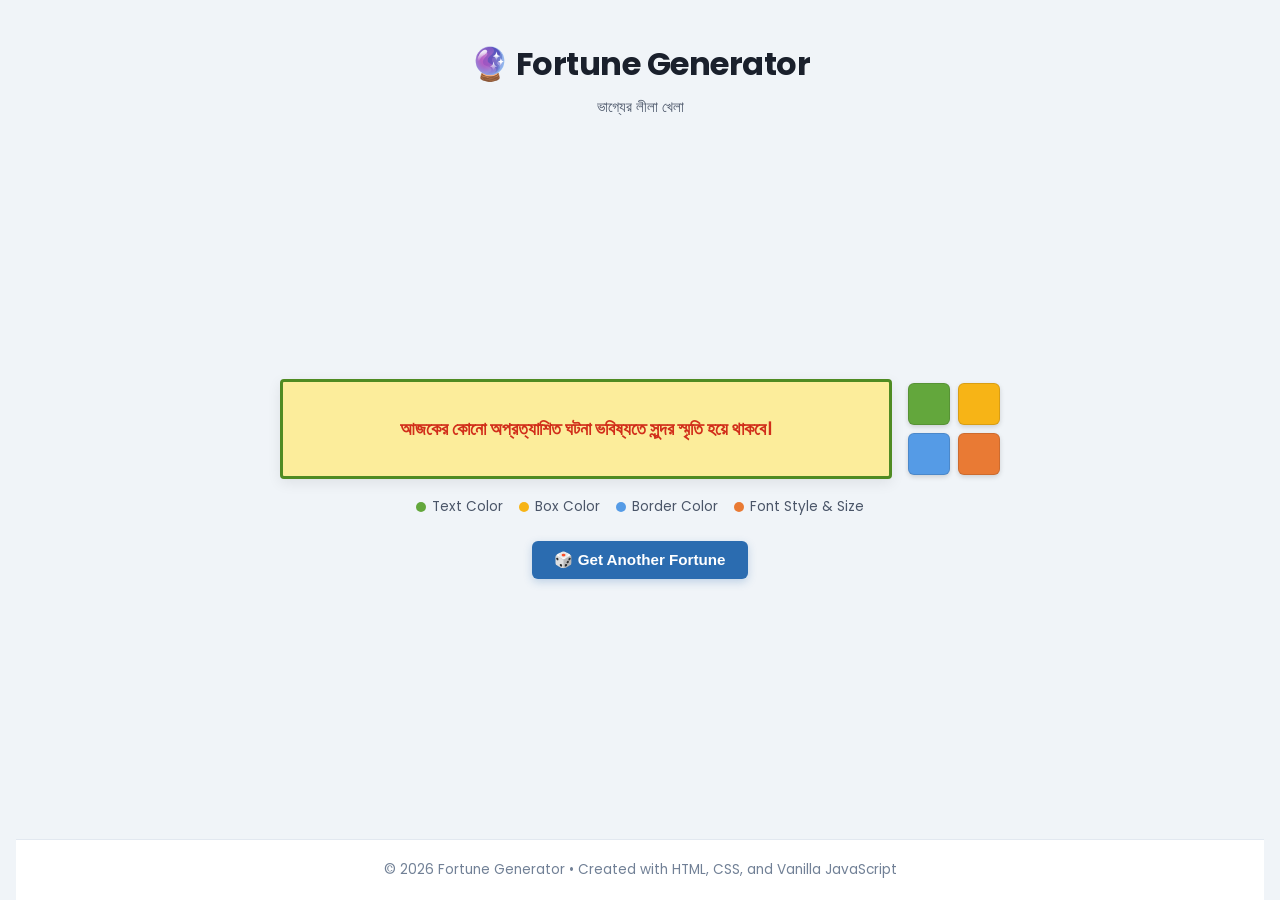
<file: Assignment 2/Fortune/index.html>
<!DOCTYPE html>
<html lang="en">
<head>
  <meta charset="UTF-8">
  <meta name="viewport" content="width=device-width, initial-scale=1.0">
  <title>Daily Fortune Generator</title>
  <link rel="stylesheet" href="style.css">
  <!-- Google Fonts for friendly, clean typography -->
  <link rel="preconnect" href="https://fonts.googleapis.com">
  <link rel="preconnect" href="https://fonts.gstatic.com" crossorigin>
  <link href="https://fonts.googleapis.com/css2?family=Poppins:wght@400;600;700&family=Playfair+Display:ital,wght@0,600;1,600&family=Space+Mono&display=swap" rel="stylesheet">
</head>
<body>

  <!-- Page Header -->
  <header class="header">
    <h1>🔮 Fortune Generator</h1>
    <p class="subtitle">ভাগ্যের লীলা খেলা</p>
  </header>

  <!-- Main Content Area -->
  <main class="main-content">
    <div class="interactive-section">
      <!-- Container holding the fortune box and the four styling buttons -->
      <div class="fortune-wrapper">
        <!-- 1. The Fortune Box -->
        <div id="fortune-box" class="fortune-box" role="region" aria-live="polite" aria-label="Your Fortune">
          <p id="fortune-text">True wisdom comes not from knowledge, but from understanding.</p>
        </div>

        <!-- 2. Four Buttons Beside the Box (2x2 grid matching the prompt reference) -->
        <div class="controls-grid" aria-label="Appearance Controls">
          <!-- Button 1: Changes Font Color -->
          <button 
            id="btn-font-color" 
            class="palette-btn btn-green" 
            title="Change Font Color (Text)" 
            aria-label="Change fortune text color">
            <span class="btn-tooltip">Font Color</span>
          </button>

          <!-- Button 2: Changes Background Color of Fortune Box -->
          <button 
            id="btn-bg-color" 
            class="palette-btn btn-yellow" 
            title="Change Box Background Color" 
            aria-label="Change fortune box background color">
            <span class="btn-tooltip">Box Background</span>
          </button>

          <!-- Button 3: Changes Border Color of Fortune Box -->
          <button 
            id="btn-border-color" 
            class="palette-btn btn-blue" 
            title="Change Box Border Color" 
            aria-label="Change fortune box border color">
            <span class="btn-tooltip">Border Color</span>
          </button>

          <!-- Button 4: Changes Font Size and Font Family Slightly -->
          <button 
            id="btn-font-style" 
            class="palette-btn btn-orange" 
            title="Change Font Style & Size" 
            aria-label="Change font size and font family">
            <span class="btn-tooltip">Font Style</span>
          </button>
        </div>
      </div>

      <!-- Controls Legend / Guide for clarity -->
      <div class="guide-legend">
        <span class="legend-item"><span class="dot dot-green"></span> Text Color</span>
        <span class="legend-item"><span class="dot dot-yellow"></span> Box Color</span>
        <span class="legend-item"><span class="dot dot-blue"></span> Border Color</span>
        <span class="legend-item"><span class="dot dot-orange"></span> Font Style & Size</span>
      </div>

      <!-- Extra Action: Get Another Random Fortune without full reload -->
      <div class="action-container">
        <button id="btn-new-fortune" class="btn-new-fortune">
          🎲 Get Another Fortune
        </button>
      </div>
    </div>
  </main>

  <!-- Page Footer (The fortune box is positioned just above this footer as required) -->
  <footer class="footer">
    <p>© 2026 Fortune Generator • Created with HTML, CSS, and Vanilla JavaScript</p>
  </footer>

  <!-- Link to JavaScript file -->
  <script src="script.js"></script>
</body>
</html>
</file>
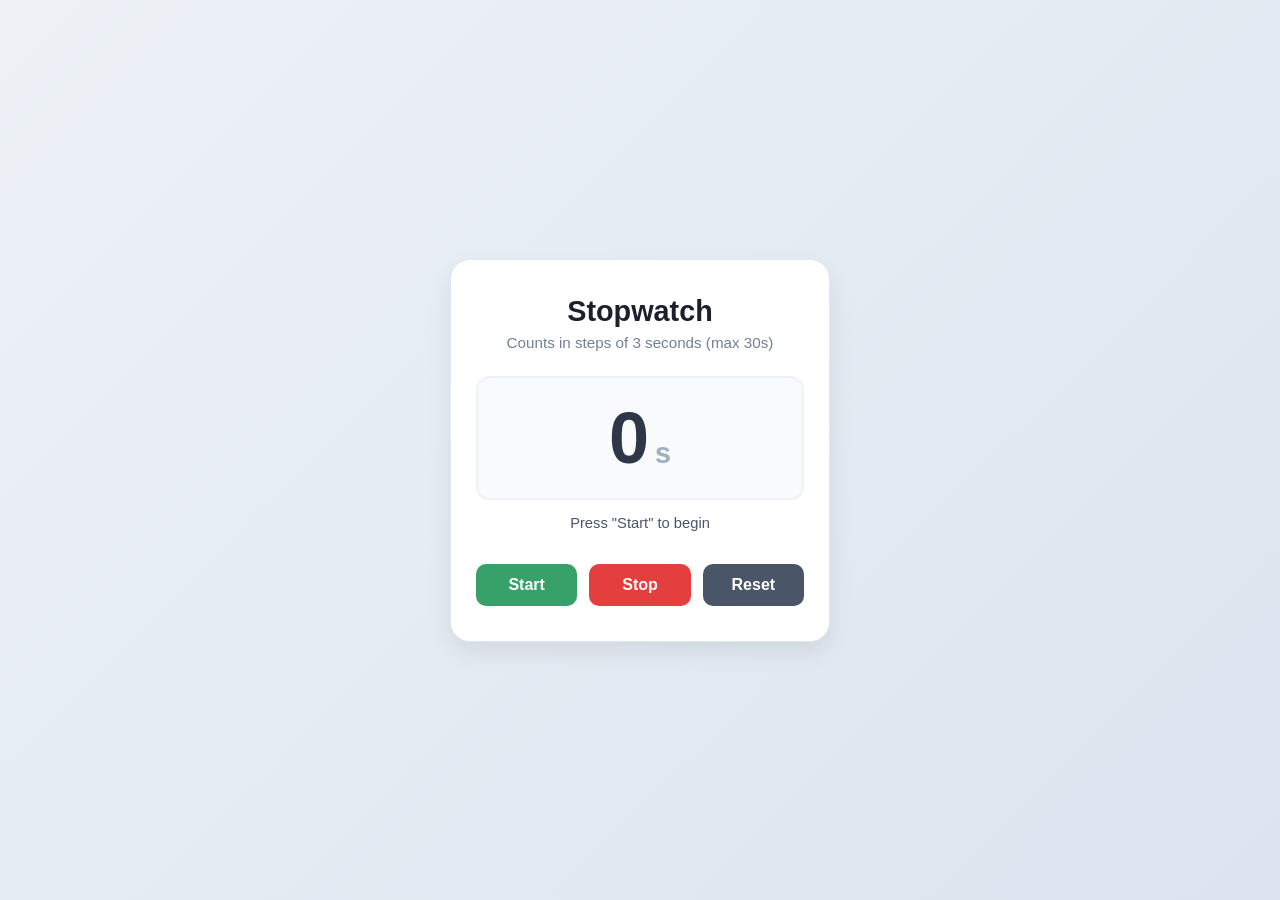
<file: Assignment 2/Stop Watch/index.html>
<!DOCTYPE html>
<html lang="en">
<head>
  <meta charset="UTF-8">
  <meta name="viewport" content="width=device-width, initial-scale=1.0">
  <title>Stopwatch - Multiples of 3 Seconds</title>
  <link rel="stylesheet" href="style.css">
</head>
<body>

  <main class="stopwatch-card">
    <header class="card-header">
      <h1 class="title">Stopwatch</h1>
      <p class="subtitle">Counts in steps of 3 seconds (max 30s)</p>
    </header>

    <!-- Timer Display -->
    <section class="display-container" aria-label="Stopwatch Timer Display">
      <span id="display" class="time-value">0</span>
      <span class="time-unit">s</span>
    </section>

    <!-- Status Message -->
    <p id="status" class="status-message">Press "Start" to begin</p>

    <!-- User Controls -->
    <section class="controls-container" aria-label="Stopwatch Controls">
      <button id="startBtn" class="btn btn-start" type="button">Start</button>
      <button id="stopBtn" class="btn btn-stop" type="button">Stop</button>
      <button id="resetBtn" class="btn btn-reset" type="button">Reset</button>
    </section>
  </main>

  <script src="script.js"></script>
</body>
</html>
</file>
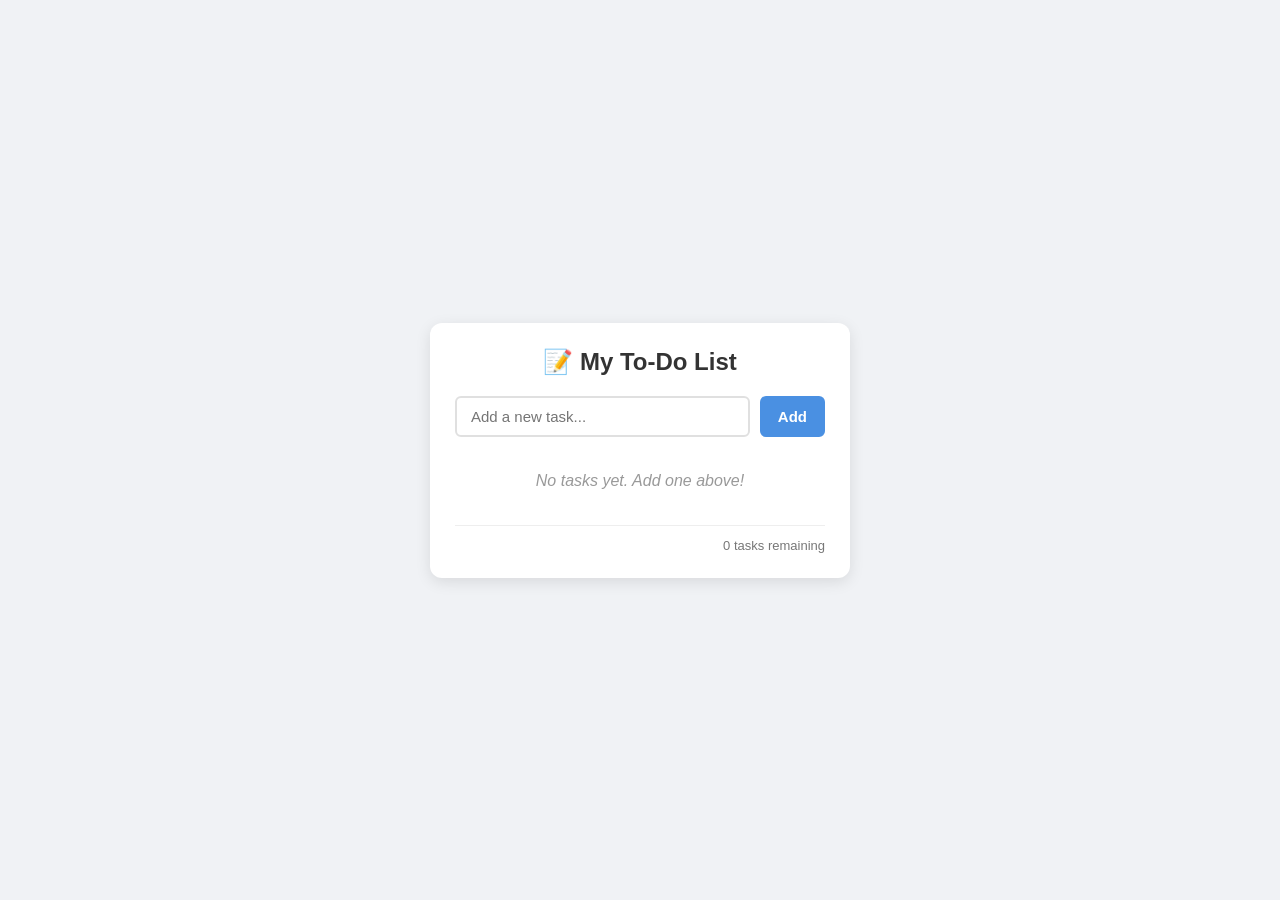
<file: Assignment 2/To-Do-List/index.html>
<!DOCTYPE html>
<html lang="en">
<head>
  <meta charset="UTF-8">
  <meta name="viewport" content="width=device-width, initial-scale=1.0">
  <title>Simple To-Do List</title>
  <link rel="stylesheet" href="style.css">
</head>
<body>
  <div class="todo-container">
    <h2>📝 My To-Do List</h2>

    <!-- Input Form Section -->
    <div class="input-section">
      <input type="text" id="task-input" placeholder="Add a new task..." />
      <button id="add-btn">Add</button>
    </div>

    <!-- List of Tasks -->
    <ul id="task-list"></ul>

    <!-- Task Summary / Empty Message -->
    <div class="footer-info">
      <span id="task-counter">0 tasks remaining</span>
    </div>
  </div>

  <script src="script.js"></script>
</body>
</html>
</file>
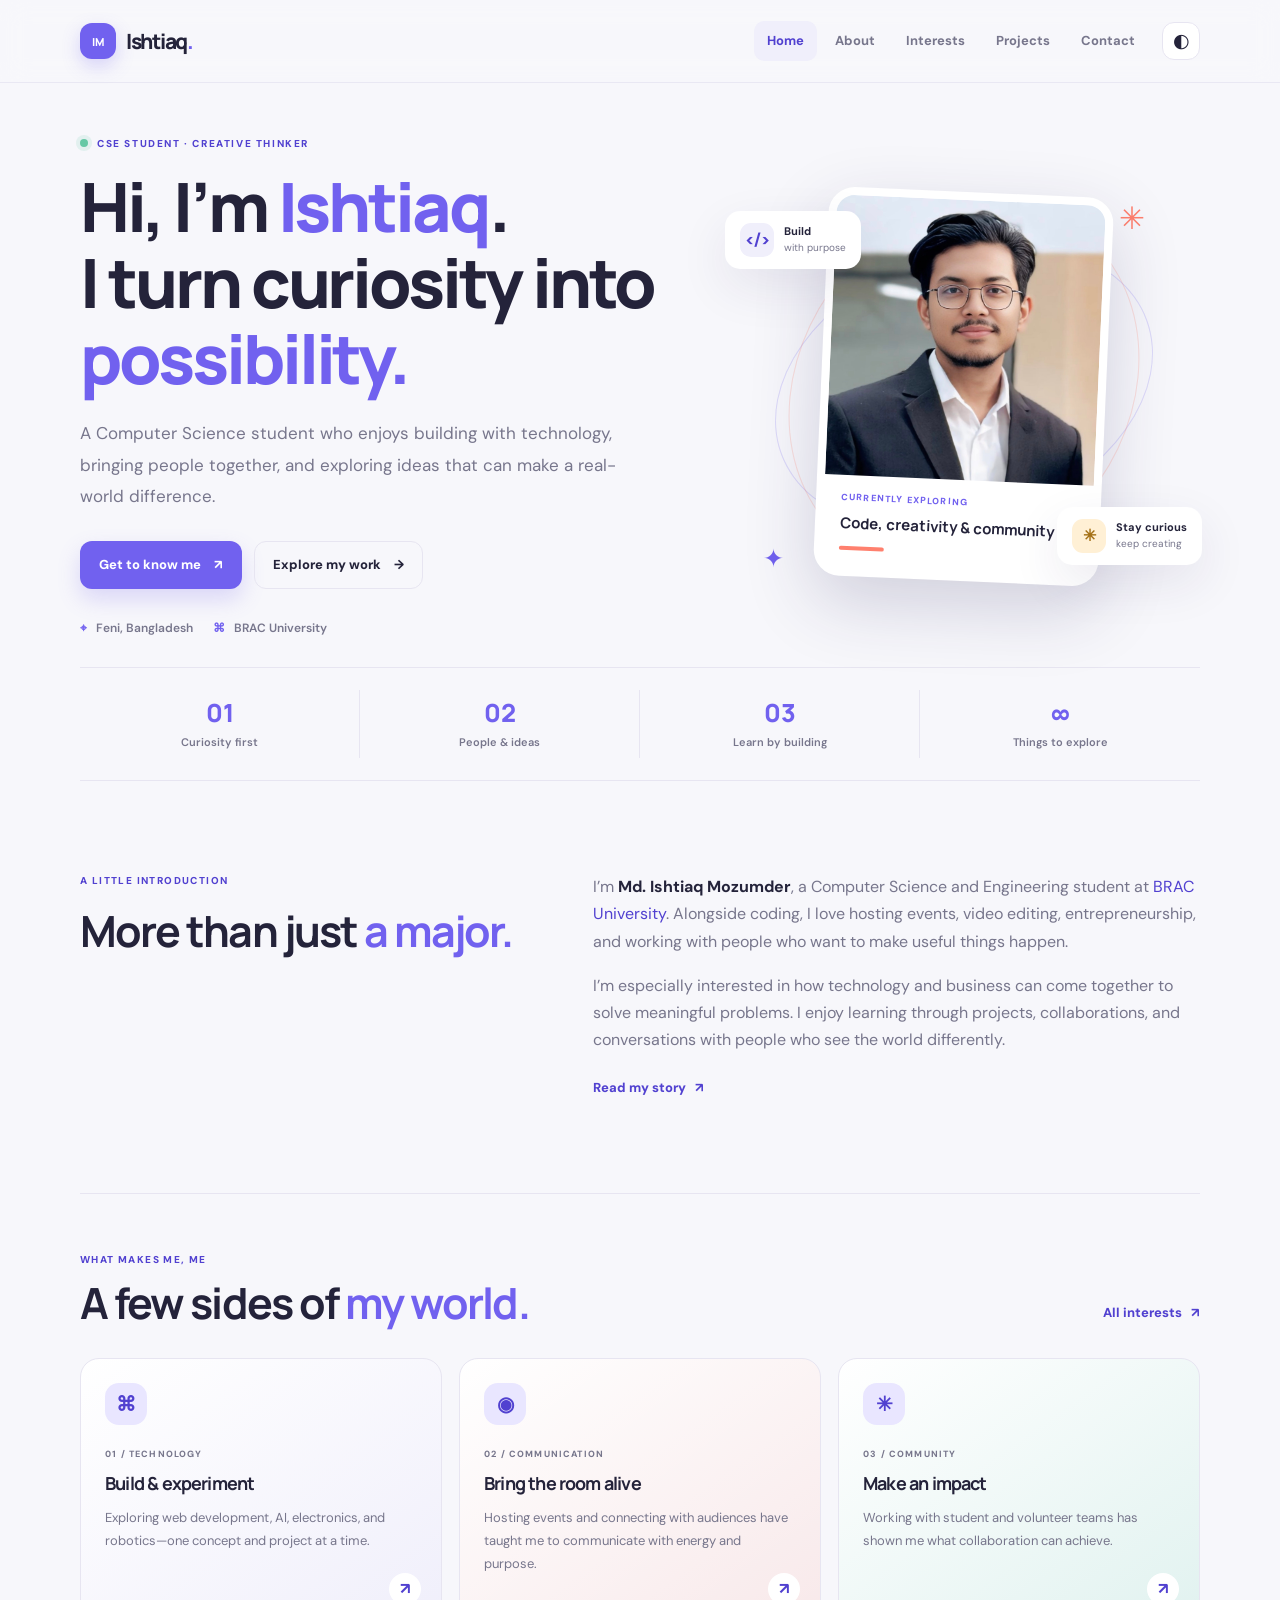
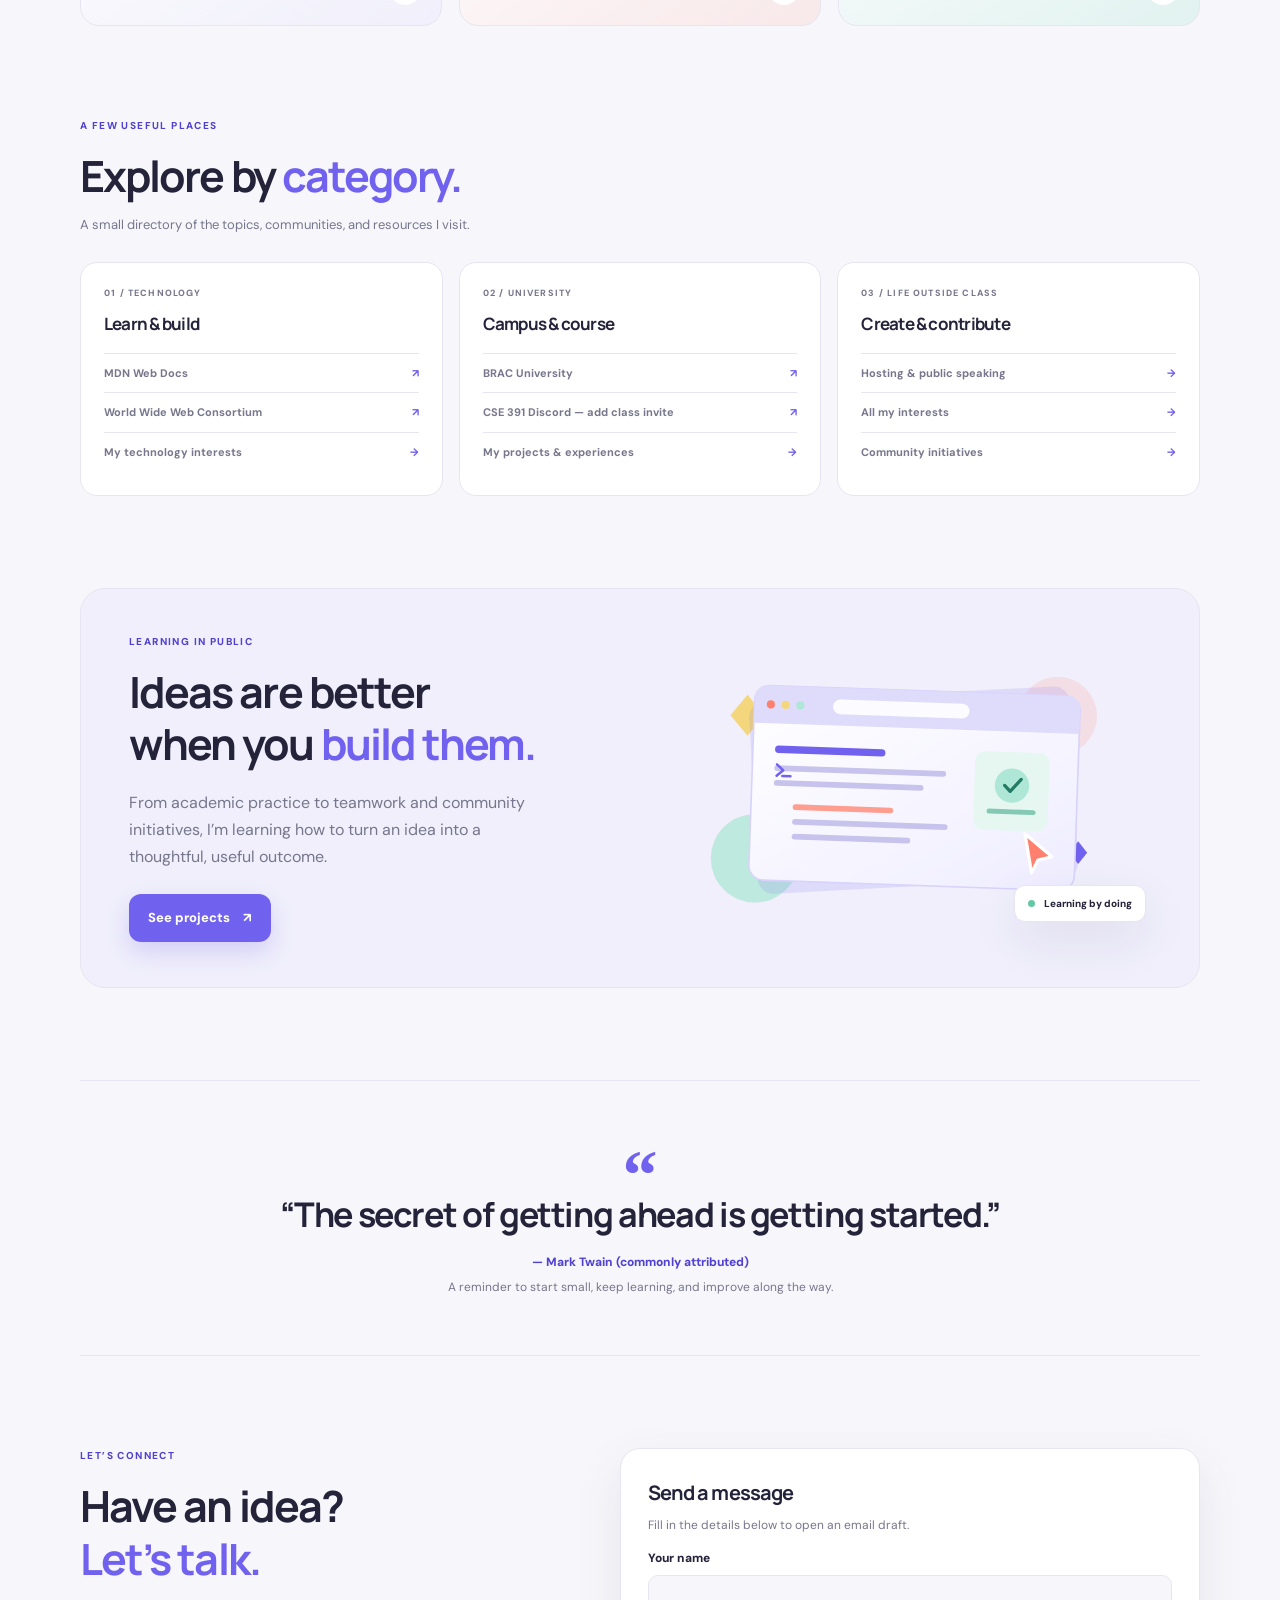
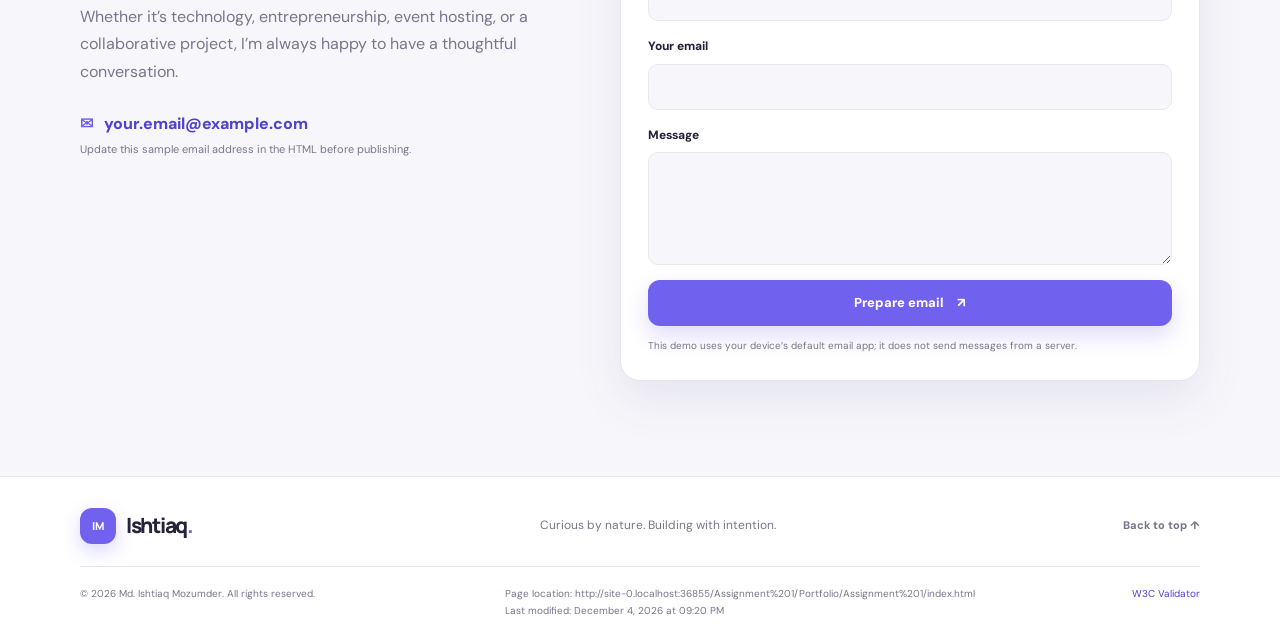
<file: Assignment 1/Portfolio/Assignment 1/index.html>
<!DOCTYPE html PUBLIC "-//W3C//DTD XHTML 1.0 Strict//EN" "http://www.w3.org/TR/xhtml1/DTD/xhtml1-strict.dtd">
<html xmlns="http://www.w3.org/1999/xhtml" xml:lang="en" lang="en">
<head>
  <meta http-equiv="Content-Type" content="text/html; charset=UTF-8" />
  <meta name="viewport" content="width=device-width, initial-scale=1.0" />
  <meta name="description" content="The personal homepage of Md. Ishtiaq Mozumder, a CSE student at BRAC University interested in technology, hosting, and entrepreneurship." />
  <title>Ishtiaq Mozumder | Personal Homepage</title>
  <link rel="stylesheet" type="text/css" href="css/style.css" />
  <style type="text/css">
    /* Small page-specific touch; the main design lives in css/style.css. */
    .hero-eyebrow { letter-spacing: 0.16em; }
  </style>
  <script type="text/javascript" src="js/script.js"></script>
</head>
<body>
  <div id="top" class="site-shell">
    <div id="site-header" class="site-header">
      <div class="container header-inner">
        <a class="brand" href="index.html" title="Return to the homepage"><span class="brand-mark">IM</span><span>Ishtiaq<span class="brand-dot">.</span></span></a>
        <div class="header-actions">
          <div id="main-nav" class="main-nav">
            <a class="nav-link active" href="index.html">Home</a>
            <a class="nav-link" href="about.html">About</a>
            <a class="nav-link" href="interests.html">Interests</a>
            <a class="nav-link" href="projects.html">Projects</a>
            <a class="nav-link" href="#contact">Contact</a>
          </div>
          <button type="button" id="theme-toggle" class="theme-toggle" title="Toggle light and dark mode">◐</button>
        </div>
      </div>
    </div>

    <div id="main-content" class="container">
      <div class="hero section-space">
        <div class="hero-copy">
          <p class="eyebrow hero-eyebrow"><span class="status-dot"></span> CSE STUDENT · CREATIVE THINKER</p>
          <h1>Hi, I’m <span class="text-gradient">Ishtiaq</span>.<br />I turn curiosity into <em>possibility.</em></h1>
          <p class="hero-summary">A Computer Science student who enjoys building with technology, bringing people together, and exploring ideas that can make a real-world difference.</p>
          <div class="hero-actions">
            <a class="button button-primary" href="#about-preview">Get to know me <span>↗</span></a>
            <a class="button button-quiet" href="projects.html">Explore my work <span>→</span></a>
          </div>
          <div class="hero-meta">
            <span><span class="meta-icon">⌖</span> Feni, Bangladesh</span>
            <span><span class="meta-icon">⌘</span> BRAC University</span>
          </div>
        </div>
        <div class="hero-visual">
          <div class="visual-orbit orbit-one"></div>
          <div class="visual-orbit orbit-two"></div>
          <div class="visual-card profile-card">
            <img class="profile-image" src="images/IMG_20250805_022304.jpg" alt="My profile photo" />
            <div class="profile-caption"><span class="profile-caption-label">CURRENTLY EXPLORING</span><strong>Code, creativity &amp; community</strong><span class="caption-line"></span></div>
          </div>
          <div class="floating-tag tag-code"><span class="tag-symbol">&lt;/&gt;</span><span><strong>Build</strong><small>with purpose</small></span></div>
          <div class="floating-tag tag-idea"><span class="tag-symbol">✳</span><span><strong>Stay curious</strong><small>keep creating</small></span></div>
          <span class="decorative-star star-one">✳</span><span class="decorative-star star-two">✦</span>
        </div>
      </div>

      <div class="quick-stats">
        <div class="stat-item"><strong>01</strong><span>Curiosity first</span></div>
        <div class="stat-item"><strong>02</strong><span>People &amp; ideas</span></div>
        <div class="stat-item"><strong>03</strong><span>Learn by building</span></div>
        <div class="stat-item"><strong>∞</strong><span>Things to explore</span></div>
      </div>

      <div id="about-preview" class="section-space content-grid">
        <div class="section-heading"><p class="eyebrow">A LITTLE INTRODUCTION</p><h2>More than just <span class="text-gradient">a major.</span></h2></div>
        <div class="intro-copy">
          <p>I’m <strong>Md. Ishtiaq Mozumder</strong>, a Computer Science and Engineering student at <a href="https://www.bracu.ac.bd/">BRAC University</a>. Alongside coding, I love hosting events, video editing, entrepreneurship, and working with people who want to make useful things happen.</p>
          <p>I’m especially interested in how technology and business can come together to solve meaningful problems. I enjoy learning through projects, collaborations, and conversations with people who see the world differently.</p>
          <a class="text-link" href="about.html">Read my story <span>↗</span></a>
        </div>
      </div>

      <div class="section-space section-divider">
        <div class="section-heading section-heading-row"><div><p class="eyebrow">WHAT MAKES ME, ME</p><h2>A few sides of <span class="text-gradient">my world.</span></h2></div><a class="text-link" href="interests.html">All interests <span>↗</span></a></div>
        <div class="feature-grid">
          <div class="feature-card feature-purple"><div class="feature-icon">⌘</div><p class="card-kicker">01 / TECHNOLOGY</p><h3>Build &amp; experiment</h3><p>Exploring web development, AI, electronics, and robotics—one concept and project at a time.</p><a href="interests.html#technology" class="card-arrow">↗</a></div>
          <div class="feature-card feature-coral"><div class="feature-icon">◉</div><p class="card-kicker">02 / COMMUNICATION</p><h3>Bring the room alive</h3><p>Hosting events and connecting with audiences have taught me to communicate with energy and purpose.</p><a href="interests.html#hosting" class="card-arrow">↗</a></div>
          <div class="feature-card feature-mint"><div class="feature-icon">✳</div><p class="card-kicker">03 / COMMUNITY</p><h3>Make an impact</h3><p>Working with student and volunteer teams has shown me what collaboration can achieve.</p><a href="projects.html#community" class="card-arrow">↗</a></div>
        </div>
      </div>

      <div id="link-directory" class="section-space link-directory">
        <div class="section-heading"><p class="eyebrow">A FEW USEFUL PLACES</p><h2>Explore by <span class="text-gradient">category.</span></h2><p class="section-subtitle">A small directory of the topics, communities, and resources I visit.</p></div>
        <div class="resource-grid">
          <div class="resource-card"><p class="card-kicker">01 / TECHNOLOGY</p><h3>Learn &amp; build</h3><ul class="resource-list"><li><a href="https://developer.mozilla.org/">MDN Web Docs <span>↗</span></a></li><li><a href="https://www.w3.org/">World Wide Web Consortium <span>↗</span></a></li><li><a href="interests.html#technology">My technology interests <span>→</span></a></li></ul></div>
          <div class="resource-card"><p class="card-kicker">02 / UNIVERSITY</p><h3>Campus &amp; course</h3><ul class="resource-list"><li><a href="https://www.bracu.ac.bd/">BRAC University <span>↗</span></a></li><li><a href="https://discord.com/" title="Replace this general link with the official CSE 391 class invite">CSE 391 Discord — add class invite <span>↗</span></a></li><li><a href="projects.html">My projects &amp; experiences <span>→</span></a></li></ul></div>
          <div class="resource-card"><p class="card-kicker">03 / LIFE OUTSIDE CLASS</p><h3>Create &amp; contribute</h3><ul class="resource-list"><li><a href="interests.html#hosting">Hosting &amp; public speaking <span>→</span></a></li><li><a href="interests.html">All my interests <span>→</span></a></li><li><a href="projects.html#community">Community initiatives <span>→</span></a></li></ul></div>
        </div>
      </div>

      <div class="section-space work-preview">
        <div class="work-copy"><p class="eyebrow">LEARNING IN PUBLIC</p><h2>Ideas are better<br />when you <span class="text-gradient">build them.</span></h2><p>From academic practice to teamwork and community initiatives, I’m learning how to turn an idea into a thoughtful, useful outcome.</p><a class="button button-primary" href="projects.html">See projects <span>↗</span></a></div>
        <div class="work-art"><img src="images/web-illustration.svg" alt="Local illustration of a browser window with code and creative shapes" /><div class="art-note"><span class="art-note-dot"></span> Learning by doing</div></div>
      </div>

      <div class="section-space quote-section">
        <span class="quote-mark">“</span>
        <blockquote>“The secret of getting ahead is getting started.”</blockquote>
        <p class="quote-credit">— Mark Twain (commonly attributed)</p>
        <p class="quote-note">A reminder to start small, keep learning, and improve along the way.</p>
      </div>

      <div id="contact" class="section-space contact-section">
        <div class="contact-copy"><p class="eyebrow">LET’S CONNECT</p><h2>Have an idea?<br /><span class="text-gradient">Let’s talk.</span></h2><p>Whether it’s technology, entrepreneurship, event hosting, or a collaborative project, I’m always happy to have a thoughtful conversation.</p><p class="contact-email"><span>✉</span> <a href="mailto:your.email@example.com">your.email@example.com</a></p><p class="small-note">Update this sample email address in the HTML before publishing.</p></div>
        <form id="contact-form" class="contact-form" action="mailto:your.email@example.com" method="post" enctype="text/plain">
          <div class="form-heading"><h3>Send a message</h3><p>Fill in the details below to open an email draft.</p></div>
          <div class="form-field"><label for="visitor-name">Your name</label><input id="visitor-name" name="name" type="text" /></div>
          <div class="form-field"><label for="visitor-email">Your email</label><input id="visitor-email" name="email" type="text" /></div>
          <div class="form-field"><label for="visitor-message">Message</label><textarea id="visitor-message" name="message" rows="4" cols="40"></textarea></div>
          <button type="submit" class="button button-primary form-submit">Prepare email <span>↗</span></button>
          <p id="form-feedback" class="form-feedback">This demo uses your device’s default email app; it does not send messages from a server.</p>
        </form>
      </div>
    </div>

    <div id="site-footer" class="site-footer">
      <div class="container footer-top"><a class="brand footer-brand" href="#top"><span class="brand-mark">IM</span><span>Ishtiaq<span class="brand-dot">.</span></span></a><p>Curious by nature. Building with intention.</p><a class="back-top" href="#top">Back to top ↑</a></div>
      <div class="container footer-bottom"><p>&copy; <span id="copyright-year">2026</span> Md. Ishtiaq Mozumder. All rights reserved.</p><p class="page-tech-info">Page location: <span id="page-location">JavaScript loading…</span><br />Last modified: <span id="last-modified">JavaScript loading…</span></p><p class="validator-link"><a href="https://validator.w3.org/">W3C Validator</a></p></div>
    </div>
  </div>
</body>
</html>
</file>
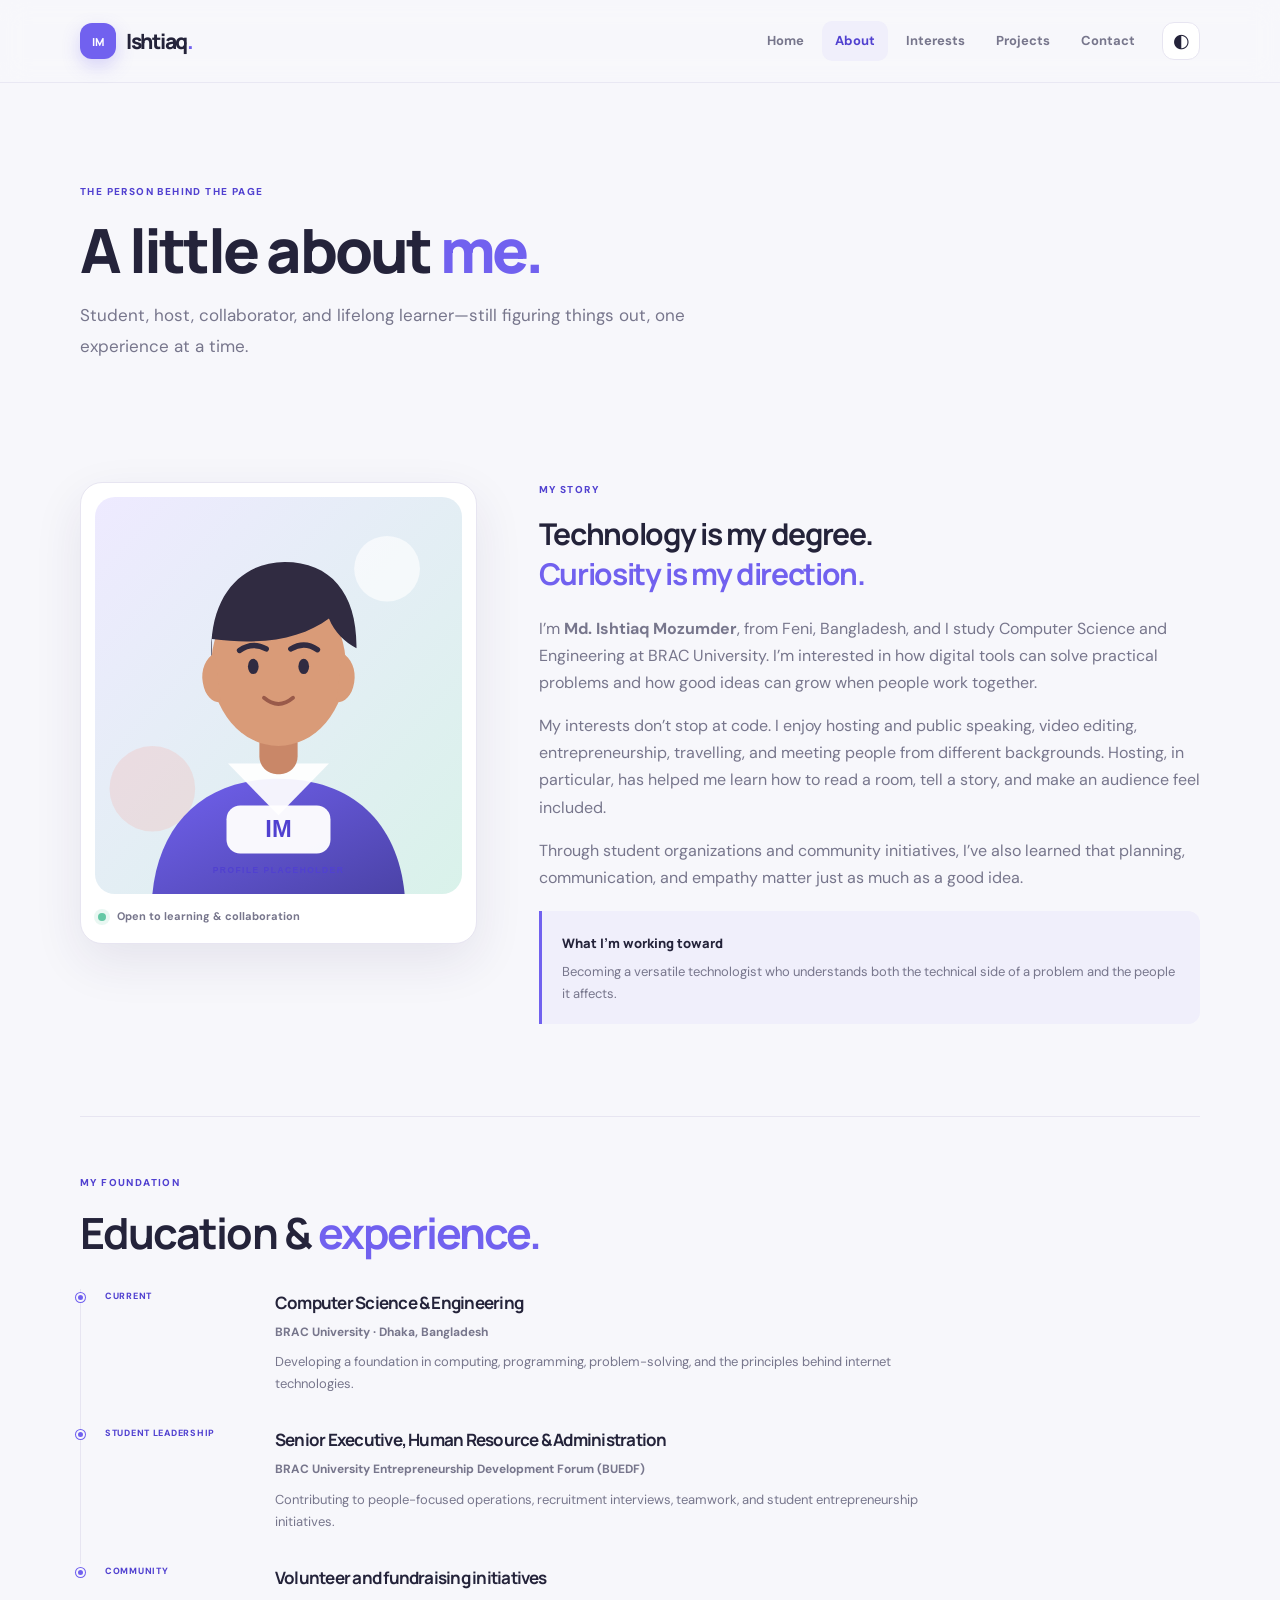
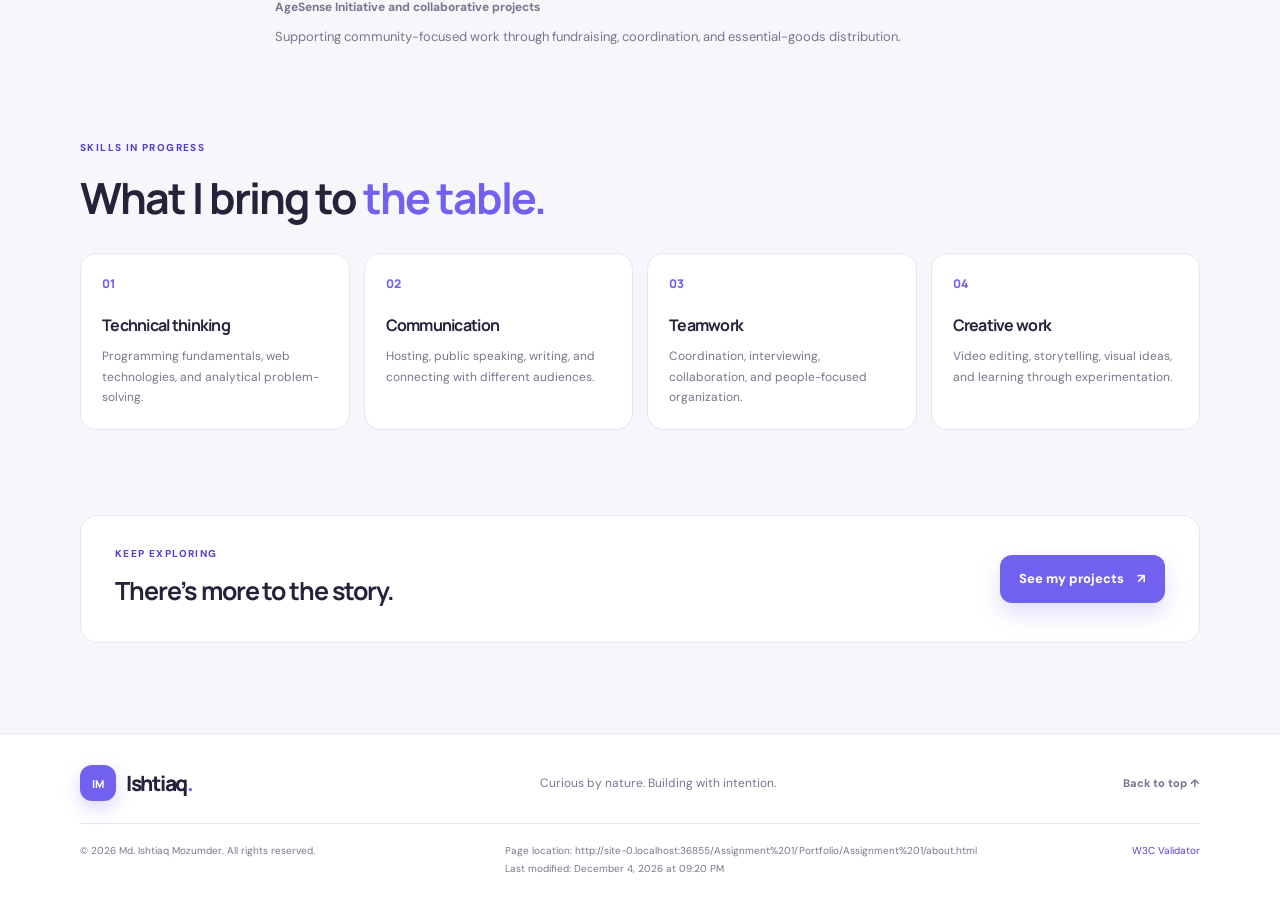
<file: Assignment 1/Portfolio/Assignment 1/about.html>
<!DOCTYPE html PUBLIC "-//W3C//DTD XHTML 1.0 Strict//EN" "http://www.w3.org/TR/xhtml1/DTD/xhtml1-strict.dtd">
<html xmlns="http://www.w3.org/1999/xhtml" xml:lang="en" lang="en">
<head>
  <meta http-equiv="Content-Type" content="text/html; charset=UTF-8" />
  <meta name="viewport" content="width=device-width, initial-scale=1.0" />
  <meta name="description" content="Learn more about Md. Ishtiaq Mozumder, his studies, skills, and experiences." />
  <title>About Me | Ishtiaq Mozumder</title>
  <link rel="stylesheet" type="text/css" href="css/style.css" />
  <script type="text/javascript" src="js/script.js"></script>
</head>
<body>
  <div id="top" class="site-shell">
    <div id="site-header" class="site-header"><div class="container header-inner"><a class="brand" href="index.html"><span class="brand-mark">IM</span><span>Ishtiaq<span class="brand-dot">.</span></span></a><div class="header-actions"><div id="main-nav" class="main-nav"><a class="nav-link" href="index.html">Home</a><a class="nav-link active" href="about.html">About</a><a class="nav-link" href="interests.html">Interests</a><a class="nav-link" href="projects.html">Projects</a><a class="nav-link" href="index.html#contact">Contact</a></div><button type="button" id="theme-toggle" class="theme-toggle" title="Toggle light and dark mode">◐</button></div></div></div>
    <div id="main-content" class="container inner-page">
      <div class="page-hero"><p class="eyebrow">THE PERSON BEHIND THE PAGE</p><h1>A little about <span class="text-gradient">me.</span></h1><p class="page-lead">Student, host, collaborator, and lifelong learner—still figuring things out, one experience at a time.</p></div>
      <div class="about-layout section-space"><div class="about-portrait"><img src="images/profile-placeholder.svg" alt="Illustrated profile placeholder; replace with your own photograph before submission" /><div class="portrait-label"><span class="status-dot"></span> Open to learning &amp; collaboration</div></div><div class="about-story"><p class="eyebrow">MY STORY</p><h2>Technology is my degree.<br /><em>Curiosity is my direction.</em></h2><p>I’m <strong>Md. Ishtiaq Mozumder</strong>, from Feni, Bangladesh, and I study Computer Science and Engineering at BRAC University. I’m interested in how digital tools can solve practical problems and how good ideas can grow when people work together.</p><p>My interests don’t stop at code. I enjoy hosting and public speaking, video editing, entrepreneurship, travelling, and meeting people from different backgrounds. Hosting, in particular, has helped me learn how to read a room, tell a story, and make an audience feel included.</p><p>Through student organizations and community initiatives, I’ve also learned that planning, communication, and empathy matter just as much as a good idea.</p><div class="inline-callout" style="margin-top: 1.25rem;"><strong>What I’m working toward</strong><p>Becoming a versatile technologist who understands both the technical side of a problem and the people it affects.</p></div></div></div>
      <div class="section-space section-divider"><div class="section-heading"><p class="eyebrow">MY FOUNDATION</p><h2>Education &amp; <span class="text-gradient">experience.</span></h2></div><div class="timeline"><div class="timeline-item"><span class="timeline-dot"></span><div class="timeline-date">CURRENT</div><div class="timeline-content"><h3>Computer Science &amp; Engineering</h3><p class="timeline-org">BRAC University · Dhaka, Bangladesh</p><p>Developing a foundation in computing, programming, problem-solving, and the principles behind internet technologies.</p></div></div><div class="timeline-item"><span class="timeline-dot"></span><div class="timeline-date">STUDENT LEADERSHIP</div><div class="timeline-content"><h3>Senior Executive, Human Resource &amp; Administration</h3><p class="timeline-org">BRAC University Entrepreneurship Development Forum (BUEDF)</p><p>Contributing to people-focused operations, recruitment interviews, teamwork, and student entrepreneurship initiatives.</p></div></div><div class="timeline-item"><span class="timeline-dot"></span><div class="timeline-date">COMMUNITY</div><div class="timeline-content"><h3>Volunteer and fundraising initiatives</h3><p class="timeline-org">AgeSense Initiative and collaborative projects</p><p>Supporting community-focused work through fundraising, coordination, and essential-goods distribution.</p></div></div></div></div>
      <div class="section-space skills-section"><div class="section-heading"><p class="eyebrow">SKILLS IN PROGRESS</p><h2>What I bring to <span class="text-gradient">the table.</span></h2></div><div class="skills-grid"><div class="skill-card"><span class="skill-number">01</span><h3>Technical thinking</h3><p>Programming fundamentals, web technologies, and analytical problem-solving.</p></div><div class="skill-card"><span class="skill-number">02</span><h3>Communication</h3><p>Hosting, public speaking, writing, and connecting with different audiences.</p></div><div class="skill-card"><span class="skill-number">03</span><h3>Teamwork</h3><p>Coordination, interviewing, collaboration, and people-focused organization.</p></div><div class="skill-card"><span class="skill-number">04</span><h3>Creative work</h3><p>Video editing, storytelling, visual ideas, and learning through experimentation.</p></div></div></div>
      <div class="end-cta"><div><p class="eyebrow">KEEP EXPLORING</p><h2>There’s more to the story.</h2></div><a class="button button-primary" href="projects.html">See my projects <span>↗</span></a></div>
    </div>
    <div id="site-footer" class="site-footer"><div class="container footer-top"><a class="brand footer-brand" href="index.html"><span class="brand-mark">IM</span><span>Ishtiaq<span class="brand-dot">.</span></span></a><p>Curious by nature. Building with intention.</p><a class="back-top" href="#top">Back to top ↑</a></div><div class="container footer-bottom"><p>&copy; <span id="copyright-year">2026</span> Md. Ishtiaq Mozumder. All rights reserved.</p><p class="page-tech-info">Page location: <span id="page-location">JavaScript loading…</span><br />Last modified: <span id="last-modified">JavaScript loading…</span></p><p class="validator-link"><a href="https://validator.w3.org/">W3C Validator</a></p></div></div>
  </div>
</body>
</html>
</file>
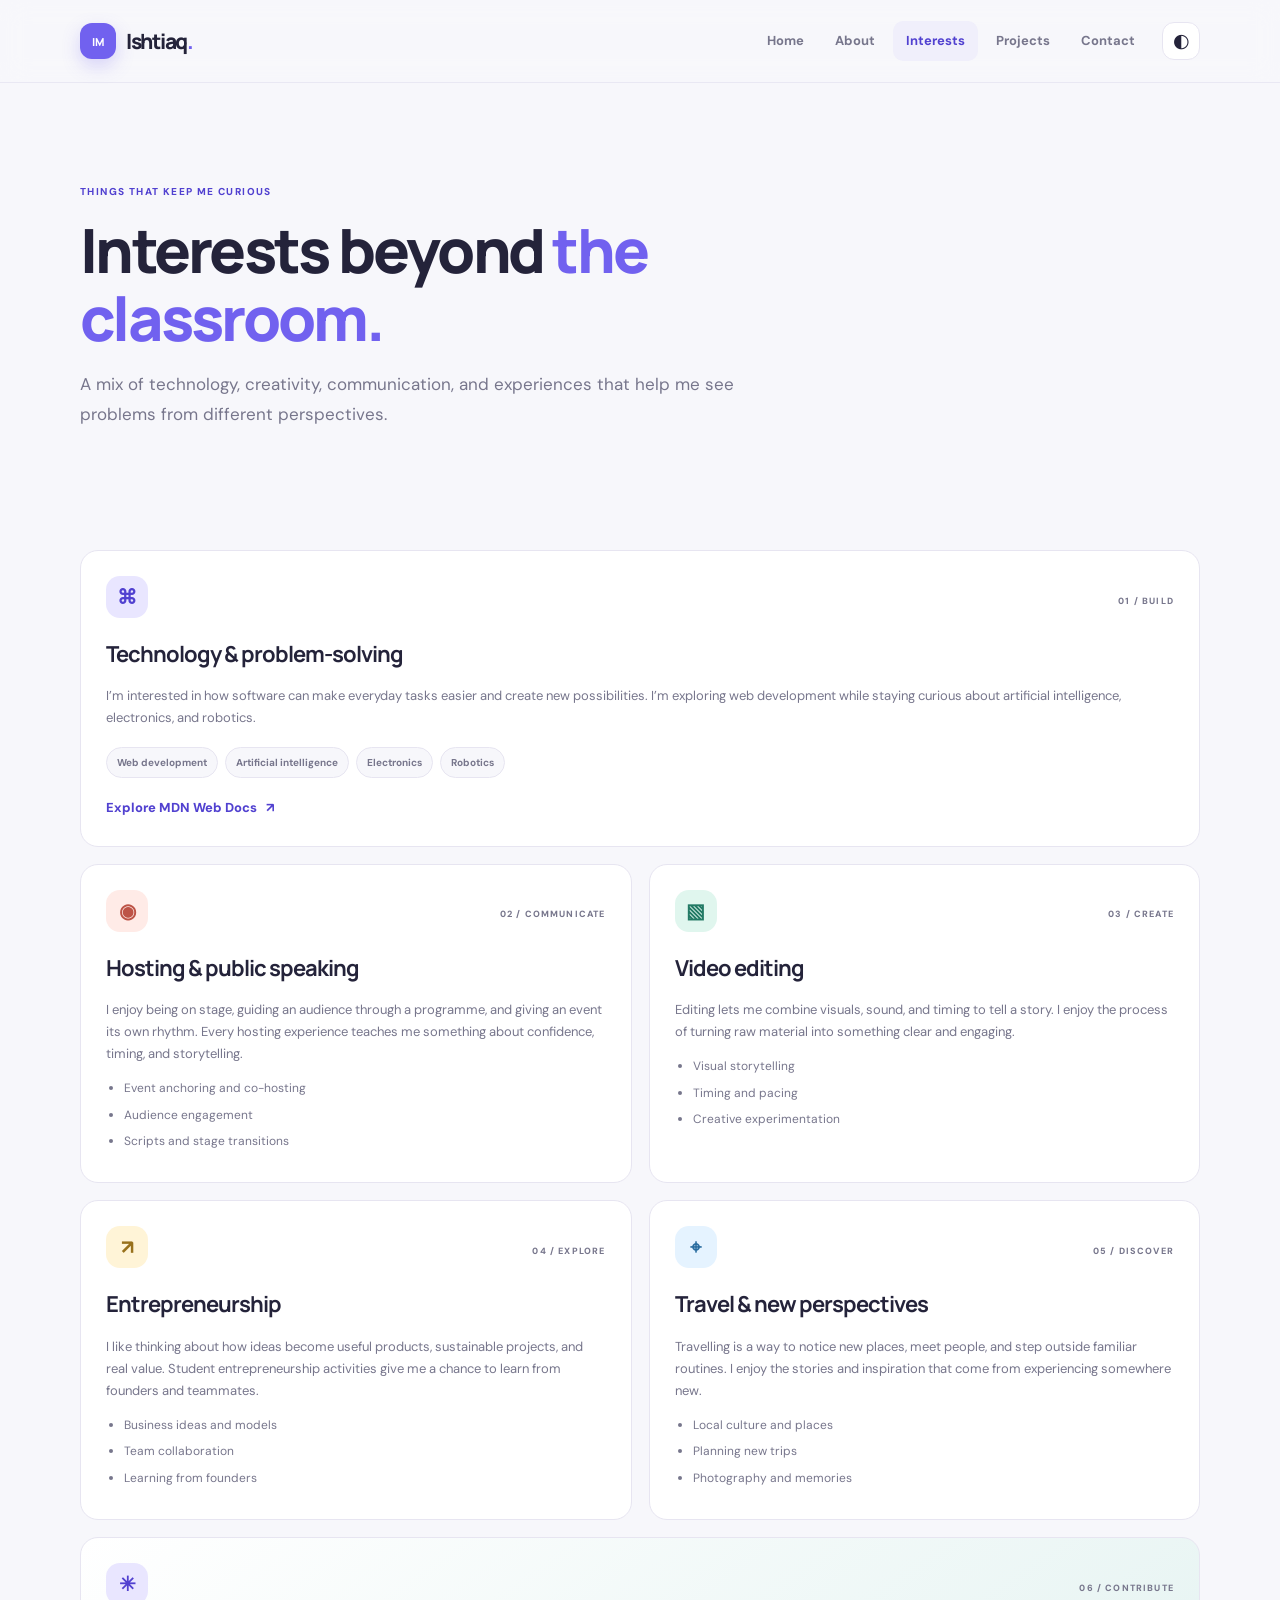
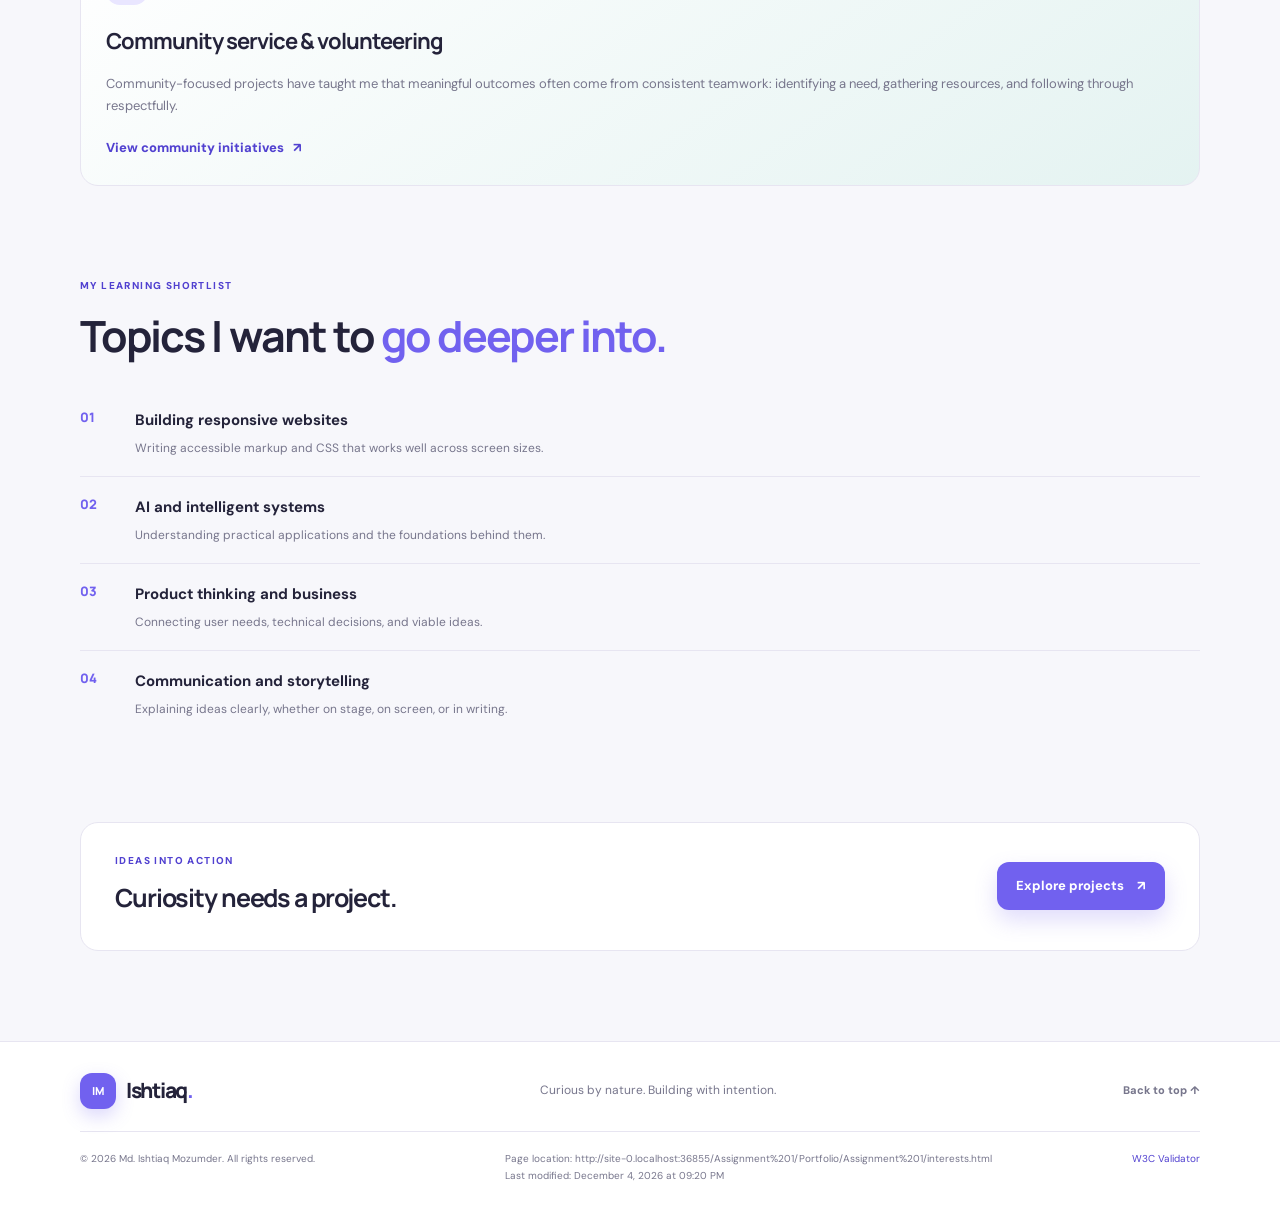
<file: Assignment 1/Portfolio/Assignment 1/interests.html>
<!DOCTYPE html PUBLIC "-//W3C//DTD XHTML 1.0 Strict//EN" "http://www.w3.org/TR/xhtml1/DTD/xhtml1-strict.dtd">
<html xmlns="http://www.w3.org/1999/xhtml" xml:lang="en" lang="en">
<head>
  <meta http-equiv="Content-Type" content="text/html; charset=UTF-8" />
  <meta name="viewport" content="width=device-width, initial-scale=1.0" />
  <meta name="description" content="Explore Ishtiaq's interests in technology, hosting, video editing, entrepreneurship, travel, and community work." />
  <title>Interests | Ishtiaq Mozumder</title>
  <link rel="stylesheet" type="text/css" href="css/style.css" />
  <script type="text/javascript" src="js/script.js"></script>
</head>
<body>
  <div id="top" class="site-shell">
    <div id="site-header" class="site-header"><div class="container header-inner"><a class="brand" href="index.html"><span class="brand-mark">IM</span><span>Ishtiaq<span class="brand-dot">.</span></span></a><div class="header-actions"><div id="main-nav" class="main-nav"><a class="nav-link" href="index.html">Home</a><a class="nav-link" href="about.html">About</a><a class="nav-link active" href="interests.html">Interests</a><a class="nav-link" href="projects.html">Projects</a><a class="nav-link" href="index.html#contact">Contact</a></div><button type="button" id="theme-toggle" class="theme-toggle" title="Toggle light and dark mode">◐</button></div></div></div>
    <div id="main-content" class="container inner-page">
      <div class="page-hero"><p class="eyebrow">THINGS THAT KEEP ME CURIOUS</p><h1>Interests beyond <span class="text-gradient">the classroom.</span></h1><p class="page-lead">A mix of technology, creativity, communication, and experiences that help me see problems from different perspectives.</p></div>
      <div class="interest-grid section-space">
        <div id="technology" class="interest-card interest-card-wide"><div class="interest-card-top"><span class="feature-icon">⌘</span><span class="card-kicker">01 / BUILD</span></div><h2>Technology &amp; problem-solving</h2><p>I’m interested in how software can make everyday tasks easier and create new possibilities. I’m exploring web development while staying curious about artificial intelligence, electronics, and robotics.</p><div class="tag-list"><span>Web development</span><span>Artificial intelligence</span><span>Electronics</span><span>Robotics</span></div><a class="text-link" href="https://developer.mozilla.org/">Explore MDN Web Docs <span>↗</span></a></div>
        <div id="hosting" class="interest-card"><div class="interest-card-top"><span class="feature-icon coral-icon">◉</span><span class="card-kicker">02 / COMMUNICATE</span></div><h2>Hosting &amp; public speaking</h2><p>I enjoy being on stage, guiding an audience through a programme, and giving an event its own rhythm. Every hosting experience teaches me something about confidence, timing, and storytelling.</p><ul class="clean-list"><li>Event anchoring and co-hosting</li><li>Audience engagement</li><li>Scripts and stage transitions</li></ul></div>
        <div class="interest-card"><div class="interest-card-top"><span class="feature-icon mint-icon">▧</span><span class="card-kicker">03 / CREATE</span></div><h2>Video editing</h2><p>Editing lets me combine visuals, sound, and timing to tell a story. I enjoy the process of turning raw material into something clear and engaging.</p><ul class="clean-list"><li>Visual storytelling</li><li>Timing and pacing</li><li>Creative experimentation</li></ul></div>
        <div class="interest-card"><div class="interest-card-top"><span class="feature-icon yellow-icon">↗</span><span class="card-kicker">04 / EXPLORE</span></div><h2>Entrepreneurship</h2><p>I like thinking about how ideas become useful products, sustainable projects, and real value. Student entrepreneurship activities give me a chance to learn from founders and teammates.</p><ul class="clean-list"><li>Business ideas and models</li><li>Team collaboration</li><li>Learning from founders</li></ul></div>
        <div class="interest-card"><div class="interest-card-top"><span class="feature-icon blue-icon">⌖</span><span class="card-kicker">05 / DISCOVER</span></div><h2>Travel &amp; new perspectives</h2><p>Travelling is a way to notice new places, meet people, and step outside familiar routines. I enjoy the stories and inspiration that come from experiencing somewhere new.</p><ul class="clean-list"><li>Local culture and places</li><li>Planning new trips</li><li>Photography and memories</li></ul></div>
        <div class="interest-card interest-card-wide interest-card-community"><div class="interest-card-top"><span class="feature-icon">✳</span><span class="card-kicker">06 / CONTRIBUTE</span></div><h2>Community service &amp; volunteering</h2><p>Community-focused projects have taught me that meaningful outcomes often come from consistent teamwork: identifying a need, gathering resources, and following through respectfully.</p><a class="text-link" href="projects.html#community">View community initiatives <span>↗</span></a></div>
      </div>
      <div class="reading-list section-space"><div class="section-heading"><p class="eyebrow">MY LEARNING SHORTLIST</p><h2>Topics I want to <span class="text-gradient">go deeper into.</span></h2></div><ol class="numbered-list"><li><span class="list-number">01</span><div><strong>Building responsive websites</strong><p>Writing accessible markup and CSS that works well across screen sizes.</p></div></li><li><span class="list-number">02</span><div><strong>AI and intelligent systems</strong><p>Understanding practical applications and the foundations behind them.</p></div></li><li><span class="list-number">03</span><div><strong>Product thinking and business</strong><p>Connecting user needs, technical decisions, and viable ideas.</p></div></li><li><span class="list-number">04</span><div><strong>Communication and storytelling</strong><p>Explaining ideas clearly, whether on stage, on screen, or in writing.</p></div></li></ol></div>
      <div class="end-cta"><div><p class="eyebrow">IDEAS INTO ACTION</p><h2>Curiosity needs a project.</h2></div><a class="button button-primary" href="projects.html">Explore projects <span>↗</span></a></div>
    </div>
    <div id="site-footer" class="site-footer"><div class="container footer-top"><a class="brand footer-brand" href="index.html"><span class="brand-mark">IM</span><span>Ishtiaq<span class="brand-dot">.</span></span></a><p>Curious by nature. Building with intention.</p><a class="back-top" href="#top">Back to top ↑</a></div><div class="container footer-bottom"><p>&copy; <span id="copyright-year">2026</span> Md. Ishtiaq Mozumder. All rights reserved.</p><p class="page-tech-info">Page location: <span id="page-location">JavaScript loading…</span><br />Last modified: <span id="last-modified">JavaScript loading…</span></p><p class="validator-link"><a href="https://validator.w3.org/">W3C Validator</a></p></div></div>
  </div>
</body>
</html>
</file>
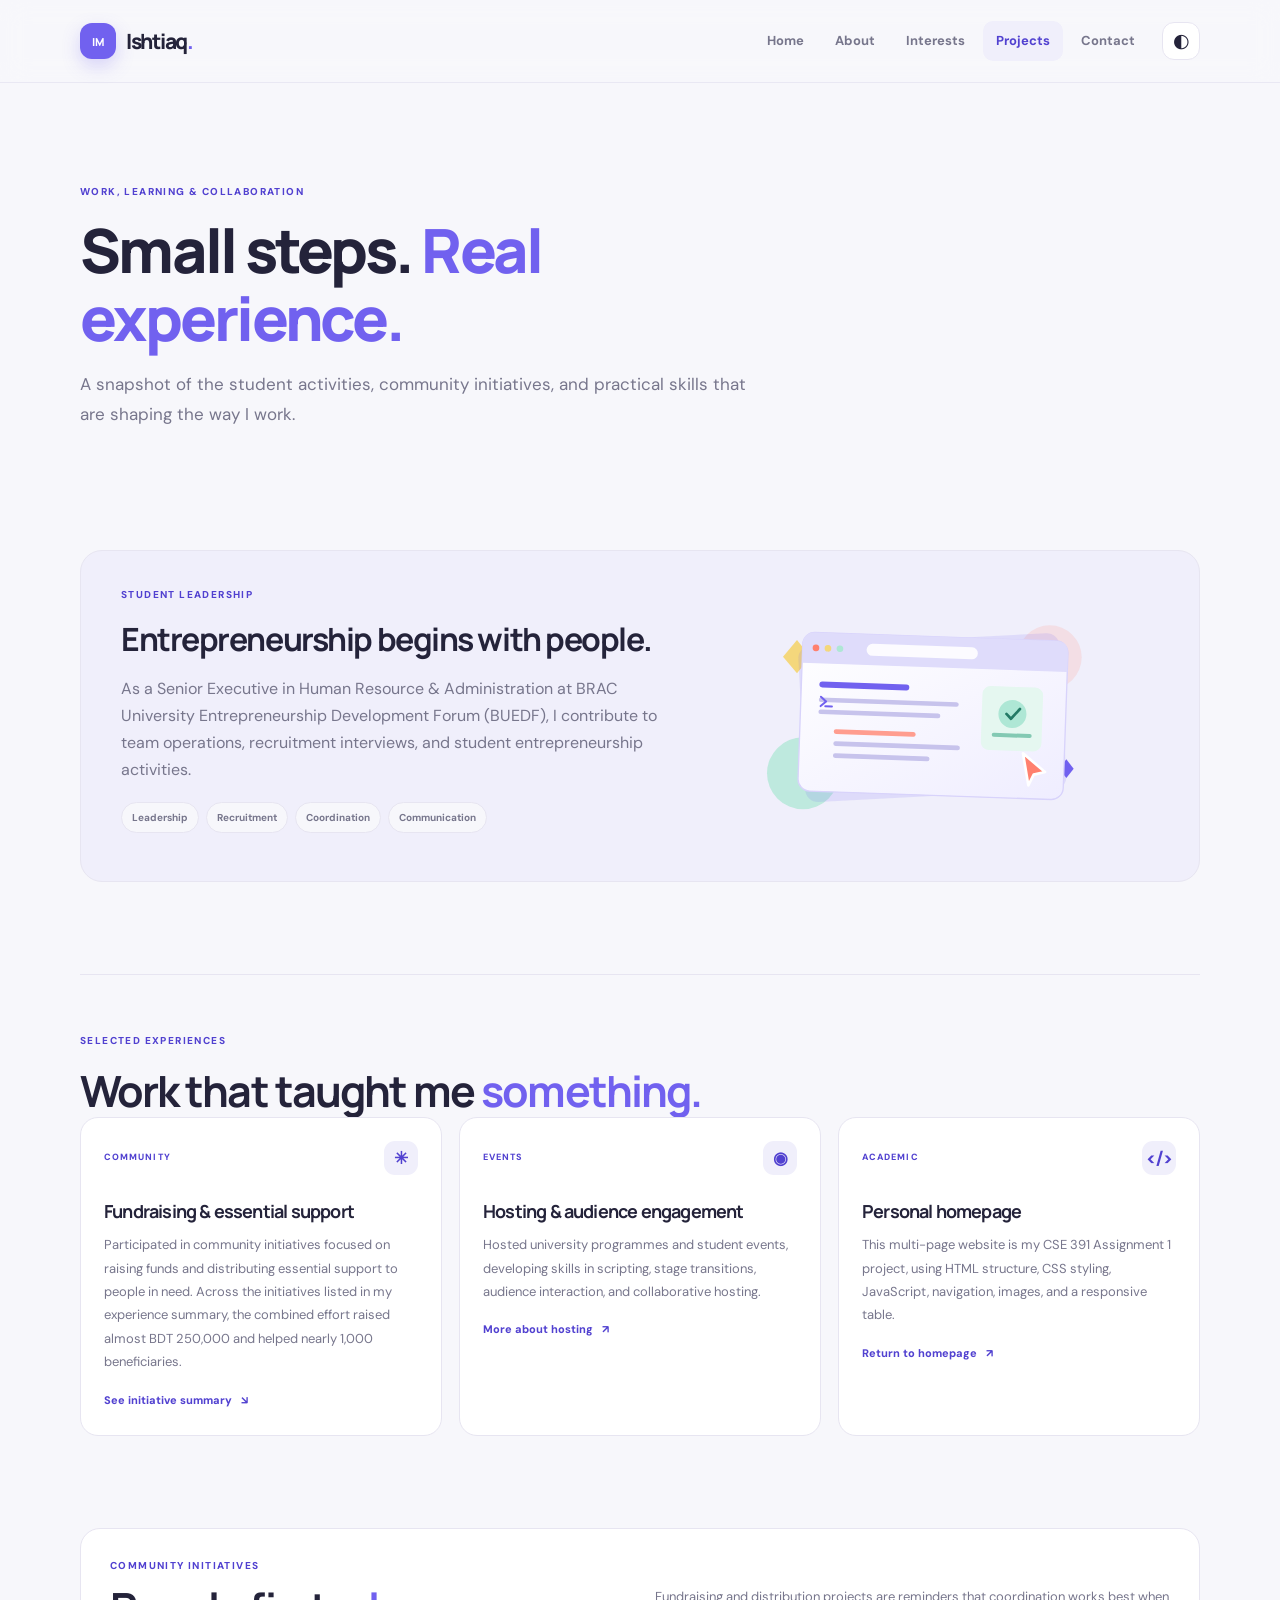
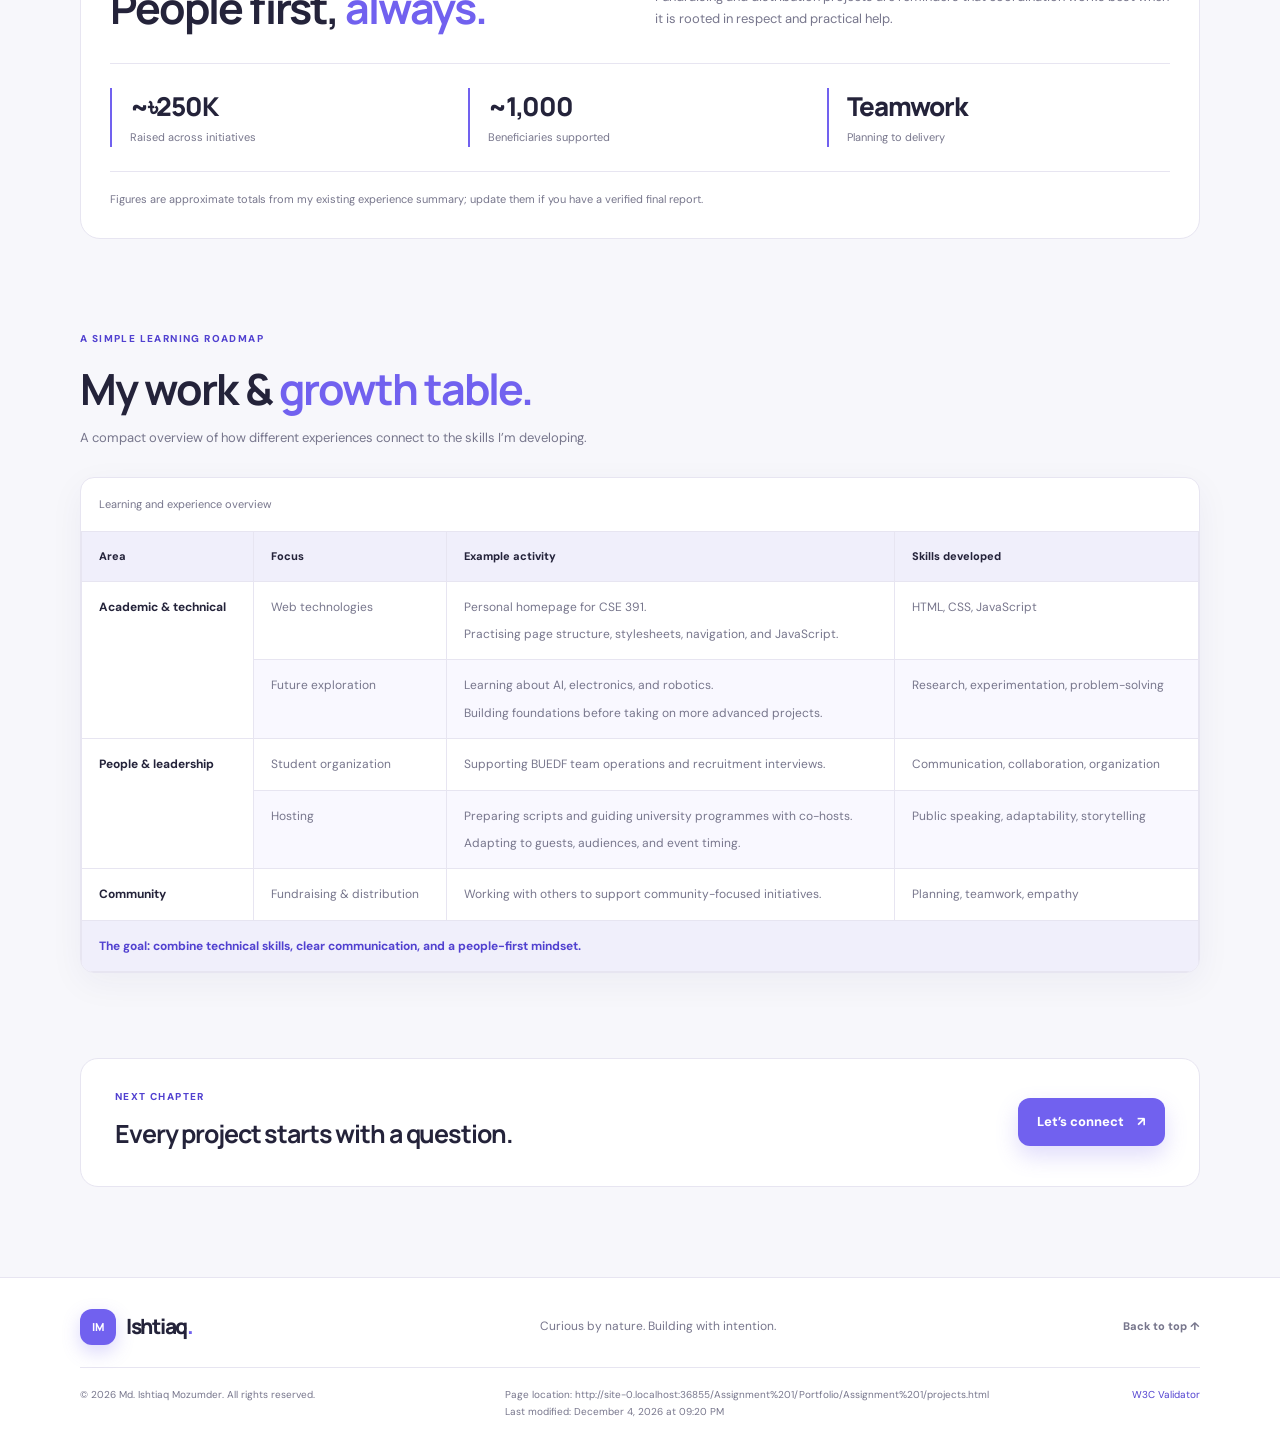
<file: Assignment 1/Portfolio/Assignment 1/projects.html>
<!DOCTYPE html PUBLIC "-//W3C//DTD XHTML 1.0 Strict//EN" "http://www.w3.org/TR/xhtml1/DTD/xhtml1-strict.dtd">
<html xmlns="http://www.w3.org/1999/xhtml" xml:lang="en" lang="en">
<head>
  <meta http-equiv="Content-Type" content="text/html; charset=UTF-8" />
  <meta name="viewport" content="width=device-width, initial-scale=1.0" />
  <meta name="description" content="Selected learning, leadership, and community projects by Md. Ishtiaq Mozumder." />
  <title>Projects &amp; Experiences | Ishtiaq Mozumder</title>
  <link rel="stylesheet" type="text/css" href="css/style.css" />
  <script type="text/javascript" src="js/script.js"></script>
</head>
<body>
  <div id="top" class="site-shell">
    <div id="site-header" class="site-header"><div class="container header-inner"><a class="brand" href="index.html"><span class="brand-mark">IM</span><span>Ishtiaq<span class="brand-dot">.</span></span></a><div class="header-actions"><div id="main-nav" class="main-nav"><a class="nav-link" href="index.html">Home</a><a class="nav-link" href="about.html">About</a><a class="nav-link" href="interests.html">Interests</a><a class="nav-link active" href="projects.html">Projects</a><a class="nav-link" href="index.html#contact">Contact</a></div><button type="button" id="theme-toggle" class="theme-toggle" title="Toggle light and dark mode">◐</button></div></div></div>
    <div id="main-content" class="container inner-page">
      <div class="page-hero"><p class="eyebrow">WORK, LEARNING &amp; COLLABORATION</p><h1>Small steps. <span class="text-gradient">Real experience.</span></h1><p class="page-lead">A snapshot of the student activities, community initiatives, and practical skills that are shaping the way I work.</p></div>
      <div class="project-feature section-space"><div class="project-feature-copy"><p class="eyebrow">STUDENT LEADERSHIP</p><h2>Entrepreneurship begins with people.</h2><p>As a Senior Executive in Human Resource &amp; Administration at BRAC University Entrepreneurship Development Forum (BUEDF), I contribute to team operations, recruitment interviews, and student entrepreneurship activities.</p><div class="tag-list"><span>Leadership</span><span>Recruitment</span><span>Coordination</span><span>Communication</span></div></div><div class="project-feature-art"><img src="images/web-illustration.svg" alt="Local illustration representing digital projects and collaboration" /></div></div>
      <div class="section-space section-divider"><div class="section-heading"><p class="eyebrow">SELECTED EXPERIENCES</p><h2>Work that taught me <span class="text-gradient">something.</span></h2></div><div class="project-grid"><div class="project-card"><div class="project-card-header"><span class="project-label">COMMUNITY</span><span class="project-icon">✳</span></div><h3>Fundraising &amp; essential support</h3><p>Participated in community initiatives focused on raising funds and distributing essential support to people in need. Across the initiatives listed in my experience summary, the combined effort raised almost BDT 250,000 and helped nearly 1,000 beneficiaries.</p><a class="text-link" href="#community">See initiative summary <span>↘</span></a></div><div class="project-card"><div class="project-card-header"><span class="project-label">EVENTS</span><span class="project-icon">◉</span></div><h3>Hosting &amp; audience engagement</h3><p>Hosted university programmes and student events, developing skills in scripting, stage transitions, audience interaction, and collaborative hosting.</p><a class="text-link" href="interests.html#hosting">More about hosting <span>↗</span></a></div><div class="project-card"><div class="project-card-header"><span class="project-label">ACADEMIC</span><span class="project-icon">&lt;/&gt;</span></div><h3>Personal homepage</h3><p>This multi-page website is my CSE 391 Assignment 1 project, using HTML structure, CSS styling, JavaScript, navigation, images, and a responsive table.</p><a class="text-link" href="index.html">Return to homepage <span>↗</span></a></div></div></div>
      <div id="community" class="section-space community-block"><div class="community-head"><div><p class="eyebrow">COMMUNITY INITIATIVES</p><h2>People first, <span class="text-gradient">always.</span></h2></div><p>Fundraising and distribution projects are reminders that coordination works best when it is rooted in respect and practical help.</p></div><div class="community-stats"><div><strong>~৳250K</strong><span>Raised across initiatives</span></div><div><strong>~1,000</strong><span>Beneficiaries supported</span></div><div><strong>Teamwork</strong><span>Planning to delivery</span></div></div><p class="small-note">Figures are approximate totals from my existing experience summary; update them if you have a verified final report.</p></div>
      <div class="section-space table-section"><div class="section-heading"><p class="eyebrow">A SIMPLE LEARNING ROADMAP</p><h2>My work &amp; <span class="text-gradient">growth table.</span></h2><p class="section-subtitle">A compact overview of how different experiences connect to the skills I’m developing.</p></div><div class="table-wrap"><table class="responsive-table"><caption>Learning and experience overview</caption><thead><tr><th scope="col">Area</th><th scope="col">Focus</th><th scope="col">Example activity</th><th scope="col">Skills developed</th></tr></thead><tfoot><tr><td colspan="4">The goal: combine technical skills, clear communication, and a people-first mindset.</td></tr></tfoot><tbody><tr><td rowspan="2"><strong>Academic &amp; technical</strong></td><td>Web technologies</td><td><p>Personal homepage for CSE 391.</p><p>Practising page structure, stylesheets, navigation, and JavaScript.</p></td><td>HTML, CSS, JavaScript</td></tr><tr><td>Future exploration</td><td><p>Learning about AI, electronics, and robotics.</p><p>Building foundations before taking on more advanced projects.</p></td><td>Research, experimentation, problem-solving</td></tr><tr><td rowspan="2"><strong>People &amp; leadership</strong></td><td>Student organization</td><td><p>Supporting BUEDF team operations and recruitment interviews.</p></td><td>Communication, collaboration, organization</td></tr><tr><td>Hosting</td><td><p>Preparing scripts and guiding university programmes with co-hosts.</p><p>Adapting to guests, audiences, and event timing.</p></td><td>Public speaking, adaptability, storytelling</td></tr><tr><td><strong>Community</strong></td><td>Fundraising &amp; distribution</td><td><p>Working with others to support community-focused initiatives.</p></td><td>Planning, teamwork, empathy</td></tr></tbody></table></div></div>
      <div class="end-cta"><div><p class="eyebrow">NEXT CHAPTER</p><h2>Every project starts with a question.</h2></div><a class="button button-primary" href="index.html#contact">Let’s connect <span>↗</span></a></div>
    </div>
    <div id="site-footer" class="site-footer"><div class="container footer-top"><a class="brand footer-brand" href="index.html"><span class="brand-mark">IM</span><span>Ishtiaq<span class="brand-dot">.</span></span></a><p>Curious by nature. Building with intention.</p><a class="back-top" href="#top">Back to top ↑</a></div><div class="container footer-bottom"><p>&copy; <span id="copyright-year">2026</span> Md. Ishtiaq Mozumder. All rights reserved.</p><p class="page-tech-info">Page location: <span id="page-location">JavaScript loading…</span><br />Last modified: <span id="last-modified">JavaScript loading…</span></p><p class="validator-link"><a href="https://validator.w3.org/">W3C Validator</a></p></div></div>
  </div>
</body>
</html>
</file>
<file: Assignment 2/Fortune/style.css>
/* ==========================================================================
   Fortune Generator Stylesheet
   Designed for beginner front-end developers: Clean, semantic, and modular.
   ========================================================================== */

/* 1. Global Reset & Box Sizing */
* {
  margin: 0;
  padding: 0;
  box-sizing: border-box;
}

/* 2. Base Page Layout & Background */
body {
  font-family: 'Poppins', -apple-system, BlinkMacSystemFont, "Segoe UI", Roboto, sans-serif;
  background-color: #f0f4f8; /* Soft neutral backdrop with strong contrast */
  color: #2d3748;
  min-height: 100vh;
  display: flex;
  flex-direction: column;
  justify-content: space-between;
  align-items: center;
  padding: 0 16px;
}

/* 3. Header Styling */
.header {
  text-align: center;
  padding-top: 40px;
  padding-bottom: 20px;
  max-width: 650px;
}

.header h1 {
  font-size: 2rem;
  font-weight: 700;
  color: #1a202c;
  margin-bottom: 8px;
  letter-spacing: -0.5px;
}

.header .subtitle {
  font-size: 0.95rem;
  color: #4a5568;
  line-height: 1.5;
}

/* 4. Main Section (Centered just above the footer) */
.main-content {
  flex: 1;
  display: flex;
  flex-direction: column;
  justify-content: center;
  align-items: center;
  width: 100%;
  max-width: 900px;
  padding: 20px 0 40px 0;
}

.interactive-section {
  display: flex;
  flex-direction: column;
  align-items: center;
  width: 100%;
}

/* 5. Fortune Box & Buttons Layout Container */
.fortune-wrapper {
  display: flex;
  align-items: center;
  justify-content: center;
  gap: 16px;
  width: 100%;
  max-width: 720px;
}

/* 6. The Fortune Box Styling (Matching the prompt's reference output) */
.fortune-box {
  flex: 1;
  background-color: #fced9b; /* Initial yellow background */
  border: 3px solid #4f8b22; /* Initial green border */
  border-radius: 4px;
  padding: 24px 28px;
  min-height: 100px;
  display: flex;
  align-items: center;
  justify-content: center;
  text-align: center;
  box-shadow: 0 4px 14px rgba(0, 0, 0, 0.08);
  transition: background-color 0.3s ease, border-color 0.3s ease, transform 0.2s ease;
}

/* Fortune Text Styling */
#fortune-text {
  color: #d12e1a; /* Initial red font color */
  font-size: 1.15rem;
  font-weight: 600;
  line-height: 1.5;
  margin: 0;
  transition: color 0.3s ease, font-size 0.3s ease, font-family 0.3s ease;
  user-select: none;
}

/* 7. The 4 Controls Beside the Fortune Box (2x2 Grid) */
.controls-grid {
  display: grid;
  grid-template-columns: repeat(2, 42px);
  grid-template-rows: repeat(2, 42px);
  gap: 8px;
  position: relative;
}

/* Base Button Styles */
.palette-btn {
  width: 42px;
  height: 42px;
  border-radius: 6px;
  border: 1px solid rgba(0, 0, 0, 0.12);
  cursor: pointer;
  outline: none;
  box-shadow: 0 2px 5px rgba(0, 0, 0, 0.15);
  transition: transform 0.15s ease, box-shadow 0.15s ease, filter 0.2s ease;
  position: relative;
}

.palette-btn:hover {
  transform: translateY(-2px) scale(1.05);
  box-shadow: 0 4px 8px rgba(0, 0, 0, 0.22);
  filter: brightness(1.06);
}

.palette-btn:active {
  transform: translateY(1px) scale(0.97);
  box-shadow: 0 1px 3px rgba(0, 0, 0, 0.2);
}

.palette-btn:focus-visible {
  outline: 2px solid #2b6cb0;
  outline-offset: 2px;
}

/* The 4 Specific Colors from Reference Pic */
.btn-green {
  background-color: #63a73c; /* Top-Left: Green */
}

.btn-yellow {
  background-color: #f7b416; /* Top-Right: Yellow */
}

.btn-blue {
  background-color: #559be6; /* Bottom-Left: Blue */
}

.btn-orange {
  background-color: #e97a34; /* Bottom-Right: Orange */
}

/* Tooltip on Button Hover for Accessibility and Usability */
.btn-tooltip {
  display: none;
  position: absolute;
  bottom: -32px;
  left: 50%;
  transform: translateX(-50%);
  background-color: #2d3748;
  color: #ffffff;
  font-size: 11px;
  padding: 4px 8px;
  border-radius: 4px;
  white-space: nowrap;
  pointer-events: none;
  z-index: 10;
  box-shadow: 0 2px 6px rgba(0, 0, 0, 0.2);
}

.palette-btn:hover .btn-tooltip {
  display: block;
}

/* 8. Guide Legend below controls */
.guide-legend {
  display: flex;
  flex-wrap: wrap;
  gap: 16px;
  justify-content: center;
  margin-top: 18px;
  font-size: 0.85rem;
  color: #4a5568;
}

.legend-item {
  display: inline-flex;
  align-items: center;
  gap: 6px;
}

.dot {
  width: 10px;
  height: 10px;
  border-radius: 50%;
  display: inline-block;
}

.dot-green { background-color: #63a73c; }
.dot-yellow { background-color: #f7b416; }
.dot-blue { background-color: #559be6; }
.dot-orange { background-color: #e97a34; }

/* 9. "Get Another Fortune" Action Button */
.action-container {
  margin-top: 24px;
}

.btn-new-fortune {
  background-color: #2b6cb0;
  color: #ffffff;
  border: none;
  border-radius: 6px;
  padding: 10px 22px;
  font-size: 0.95rem;
  font-weight: 600;
  cursor: pointer;
  box-shadow: 0 3px 8px rgba(43, 108, 176, 0.25);
  transition: background-color 0.2s ease, transform 0.15s ease, box-shadow 0.2s ease;
}

.btn-new-fortune:hover {
  background-color: #2c5282;
  transform: translateY(-1px);
  box-shadow: 0 5px 12px rgba(43, 108, 176, 0.35);
}

.btn-new-fortune:active {
  transform: translateY(1px);
}

/* 10. Footer (Positioned cleanly at bottom) */
.footer {
  width: 100%;
  padding: 20px 10px;
  text-align: center;
  border-top: 1px solid #e2e8f0;
  background-color: #ffffff;
  color: #718096;
  font-size: 0.85rem;
}

/* 11. Responsive Design for Mobile Devices */
@media (max-width: 620px) {
  .fortune-wrapper {
    flex-direction: column;
    gap: 20px;
    padding: 0 10px;
  }

  .fortune-box {
    width: 100%;
    min-height: 120px;
    padding: 20px;
  }

  .controls-grid {
    grid-template-columns: repeat(4, 46px);
    grid-template-rows: 46px;
  }

  .palette-btn {
    width: 46px;
    height: 46px;
  }

  .header h1 {
    font-size: 1.6rem;
  }
}
</file>
<file: Assignment 2/Stop Watch/style.css>
/* =========================================================
   Stopwatch Stylesheet
   Clean, modern, and beginner-friendly styles
   ========================================================= */

/* Universal Box Sizing */
* {
  margin: 0;
  padding: 0;
  box-sizing: border-box;
}

/* Page Background & Centering */
body {
  font-family: -apple-system, BlinkMacSystemFont, "Segoe UI", Roboto, Oxygen, Ubuntu, Cantarell, sans-serif;
  background: linear-gradient(135deg, #eef2f7 0%, #dbe4ef 100%);
  min-height: 100vh;
  display: flex;
  justify-content: center;
  align-items: center;
  padding: 20px;
}

/* Main Stopwatch Card Container */
.stopwatch-card {
  background-color: #ffffff;
  width: 100%;
  max-width: 380px;
  border-radius: 20px;
  padding: 35px 25px;
  box-shadow: 0 10px 25px rgba(0, 0, 0, 0.08);
  text-align: center;
  border: 1px solid #e2e8f0;
}

/* Header Styles */
.card-header .title {
  font-size: 1.8rem;
  color: #1a202c;
  margin-bottom: 6px;
}

.card-header .subtitle {
  font-size: 0.95rem;
  color: #718096;
  margin-bottom: 25px;
}

/* Timer Display Box */
.display-container {
  background-color: #f8fafc;
  border: 2px solid #edf2f7;
  border-radius: 14px;
  padding: 24px 15px;
  margin-bottom: 15px;
  display: flex;
  justify-content: center;
  align-items: baseline;
}

.time-value {
  font-size: 4.5rem;
  font-weight: 700;
  color: #2d3748;
  line-height: 1;
  font-variant-numeric: tabular-nums;
}

.time-unit {
  font-size: 1.8rem;
  font-weight: 600;
  color: #a0aec0;
  margin-left: 6px;
}

/* Status Message */
.status-message {
  font-size: 0.92rem;
  color: #4a5568;
  min-height: 24px;
  margin-bottom: 25px;
  font-weight: 500;
  transition: color 0.2s ease;
}

.status-message.running {
  color: #2b6cb0;
}

.status-message.paused {
  color: #d69e2e;
}

.status-message.finished {
  color: #38a169;
  font-weight: 600;
}

/* Buttons Container */
.controls-container {
  display: flex;
  gap: 12px;
  justify-content: center;
}

/* Base Button Styles */
.btn {
  flex: 1;
  padding: 12px 0;
  font-size: 1rem;
  font-weight: 600;
  border: none;
  border-radius: 10px;
  cursor: pointer;
  color: #ffffff;
  transition: transform 0.15s ease, opacity 0.15s ease, box-shadow 0.15s ease;
}

.btn:hover {
  transform: translateY(-2px);
  box-shadow: 0 4px 10px rgba(0, 0, 0, 0.12);
}

.btn:active {
  transform: translateY(0);
}

/* Specific Button Colors */
.btn-start {
  background-color: #38a169; /* Green */
}

.btn-start:hover {
  background-color: #2f855a;
}

.btn-stop {
  background-color: #e53e3e; /* Red */
}

.btn-stop:hover {
  background-color: #c53030;
}

.btn-reset {
  background-color: #4a5568; /* Slate gray */
}

.btn-reset:hover {
  background-color: #2d3748;
}
</file>
<file: Assignment 2/To-Do-List/style.css>
/* Reset basic styles */
* {
  margin: 0;
  padding: 0;
  box-sizing: border-box;
  font-family: Arial, Helvetica, sans-serif;
}

/* Page background */
body {
  background-color: #f0f2f5;
  display: flex;
  justify-content: center;
  align-items: center;
  min-height: 100vh;
  padding: 20px;
}

/* Card container */
.todo-container {
  background: #ffffff;
  width: 100%;
  max-width: 420px;
  padding: 25px;
  border-radius: 12px;
  box-shadow: 0 4px 15px rgba(0, 0, 0, 0.1);
}

/* Title */
h2 {
  text-align: center;
  color: #333333;
  margin-bottom: 20px;
}

/* Input & Add button layout */
.input-section {
  display: flex;
  gap: 10px;
  margin-bottom: 20px;
}

#task-input {
  flex: 1;
  padding: 10px 14px;
  border: 2px solid #e0e0e0;
  border-radius: 6px;
  font-size: 15px;
  outline: none;
  transition: border-color 0.2s;
}

#task-input:focus {
  border-color: #4a90e2;
}

#add-btn {
  padding: 10px 18px;
  background-color: #4a90e2;
  color: #ffffff;
  border: none;
  border-radius: 6px;
  font-size: 15px;
  font-weight: bold;
  cursor: pointer;
  transition: background-color 0.2s;
}

#add-btn:hover {
  background-color: #357abd;
}

/* Task list styling */
#task-list {
  list-style: none;
  display: flex;
  flex-direction: column;
  gap: 10px;
  max-height: 350px;
  overflow-y: auto;
}

/* Individual list item */
.task-item {
  display: flex;
  align-items: center;
  justify-content: space-between;
  background-color: #f9f9f9;
  padding: 10px 12px;
  border-radius: 6px;
  border: 1px solid #eeeeee;
  transition: background-color 0.2s;
}

.task-item:hover {
  background-color: #f3f3f3;
}

/* Left part of task (checkbox + text) */
.task-content {
  display: flex;
  align-items: center;
  gap: 10px;
  flex: 1;
  margin-right: 10px;
}

.task-checkbox {
  width: 18px;
  height: 18px;
  cursor: pointer;
}

.task-text {
  font-size: 15px;
  color: #333333;
  word-break: break-word;
}

/* Strikethrough style for completed tasks */
.completed .task-text {
  text-decoration: line-through;
  color: #888888;
}

/* Delete button */
.delete-btn {
  background-color: #e74c3c;
  color: #ffffff;
  border: none;
  padding: 6px 10px;
  border-radius: 4px;
  cursor: pointer;
  font-size: 13px;
  transition: background-color 0.2s;
}

.delete-btn:hover {
  background-color: #c0392b;
}

/* Footer / Counter info */
.footer-info {
  margin-top: 20px;
  padding-top: 12px;
  border-top: 1px solid #eeeeee;
  text-align: right;
  font-size: 13px;
  color: #777777;
}

/* Empty list placeholder text */
.empty-msg {
  text-align: center;
  color: #999999;
  font-style: italic;
  padding: 15px 0;
}
</file>
<file: Assignment 1/Portfolio/Assignment 1/css/style.css>
@import url('https://fonts.googleapis.com/css2?family=DM+Sans:wght@400;500;600;700&family=Manrope:wght@400;500;600;700;800&display=swap');

:root {
  --bg: #f7f7fb;
  --surface: #ffffff;
  --surface-soft: #f0effb;
  --text: #24233a;
  --muted: #77768c;
  --border: #e7e5f1;
  --purple: #7161ef;
  --purple-dark: #5141d0;
  --coral: #ff806e;
  --mint: #aee7d5;
  --yellow: #f4d77c;
  --blue: #a9d6f7;
  --shadow: 0 18px 50px rgba(43, 36, 94, 0.09);
}

* { box-sizing: border-box; }
html { scroll-behavior: smooth; }
body { margin: 0; background: var(--bg); color: var(--text); font-family: 'DM Sans', Arial, sans-serif; font-size: 16px; line-height: 1.7; transition: background .25s ease, color .25s ease; }
img { max-width: 100%; height: auto; }
a { color: var(--purple-dark); text-decoration: none; transition: color .2s ease, opacity .2s ease; }
a:hover, a:focus { color: var(--coral); }
button, input, textarea { font: inherit; }
button:focus-visible, a:focus-visible, input:focus-visible, textarea:focus-visible { outline: 3px solid rgba(113, 97, 239, .42); outline-offset: 3px; }
.site-shell { min-height: 100vh; overflow: hidden; }
.container { width: min(1120px, calc(100% - 48px)); margin: 0 auto; }
.site-header { position: sticky; z-index: 30; top: 0; background: rgba(247, 247, 251, .88); border-bottom: 1px solid rgba(231, 229, 241, .85); backdrop-filter: blur(14px); }
.header-inner { min-height: 82px; display: flex; align-items: center; justify-content: space-between; gap: 24px; }
.brand { display: inline-flex; align-items: center; gap: 10px; color: var(--text); font: 800 21px/1 'Manrope', Arial, sans-serif; letter-spacing: -.06em; }
.brand:hover { color: var(--text); }
.brand-mark { width: 36px; height: 36px; display: inline-flex; align-items: center; justify-content: center; border-radius: 12px; color: #fff; background: var(--purple); font: 800 11px/1 'Manrope', Arial, sans-serif; letter-spacing: .02em; box-shadow: 0 7px 18px rgba(113, 97, 239, .25); }
.brand-dot { color: var(--purple); }
.header-actions { display: flex; align-items: center; gap: 14px; }
.main-nav { display: flex; align-items: center; gap: 5px; }
.nav-link { display: inline-flex; padding: 9px 13px; border-radius: 10px; color: var(--muted); font-size: 13px; font-weight: 700; }
.nav-link:hover, .nav-link.active { color: var(--purple-dark); background: var(--surface-soft); }
.theme-toggle { width: 38px; height: 38px; border: 1px solid var(--border); border-radius: 12px; background: var(--surface); color: var(--text); cursor: pointer; font-size: 19px; transition: transform .2s ease, background .2s ease; }
.theme-toggle:hover { transform: rotate(18deg); background: var(--surface-soft); }
.section-space { margin-top: 92px; }
.hero { display: grid; grid-template-columns: 1.12fr .88fr; align-items: center; gap: 45px; min-height: 560px; margin-top: 24px; }
.eyebrow { display: flex; align-items: center; gap: 9px; margin: 0 0 17px; color: var(--purple-dark); font-size: 10px; font-weight: 800; letter-spacing: .14em; line-height: 1.5; }
.status-dot { width: 8px; height: 8px; flex: 0 0 8px; border-radius: 50%; background: #65c8a5; box-shadow: 0 0 0 4px rgba(101, 200, 165, .14); }
h1, h2, h3, p { margin-top: 0; }
h1, h2, h3 { font-family: 'Manrope', Arial, sans-serif; letter-spacing: -.045em; }
h1 { margin-bottom: 22px; font-size: clamp(42px, 5.4vw, 68px); font-weight: 800; line-height: 1.12; }
h1 em, h2 em { color: var(--purple); font-style: normal; }
.text-gradient { color: var(--purple); }
.hero-summary { max-width: 565px; margin-bottom: 28px; color: var(--muted); font-size: 17px; line-height: 1.85; }
.hero-actions { display: flex; flex-wrap: wrap; align-items: center; gap: 12px; }
.button { display: inline-flex; align-items: center; justify-content: center; gap: 13px; min-height: 46px; padding: 12px 18px; border: 1px solid transparent; border-radius: 12px; font-size: 13px; font-weight: 800; cursor: pointer; transition: transform .2s ease, box-shadow .2s ease, background .2s ease; }
.button:hover { transform: translateY(-3px); }
.button-primary { color: #fff; background: var(--purple); box-shadow: 0 10px 22px rgba(113, 97, 239, .22); }
.button-primary:hover { color: #fff; background: var(--purple-dark); box-shadow: 0 14px 26px rgba(113, 97, 239, .28); }
.button-quiet { color: var(--text); background: transparent; border-color: var(--border); }
.button-quiet:hover { color: var(--purple-dark); background: var(--surface); }
.hero-meta { display: flex; flex-wrap: wrap; gap: 20px; margin-top: 29px; color: var(--muted); font-size: 12px; font-weight: 600; }
.meta-icon { padding-right: 6px; color: var(--purple); font-weight: 800; }
.hero-visual { position: relative; display: flex; align-items: center; justify-content: center; min-height: 465px; }
.visual-orbit { position: absolute; border: 1px solid rgba(113, 97, 239, .2); border-radius: 50%; transform: rotate(-20deg); }
.orbit-one { width: 390px; height: 270px; }
.orbit-two { width: 330px; height: 390px; transform: rotate(35deg); border-color: rgba(255, 128, 110, .22); }
.visual-card { position: relative; z-index: 2; width: 285px; overflow: hidden; border: 8px solid rgba(255,255,255,.8); border-radius: 26px; background: var(--surface); box-shadow: 0 25px 70px rgba(45, 37, 91, .19); transform: rotate(2.5deg); animation: float-card 5.5s ease-in-out infinite; }
.profile-image { display: block; width: 100%; height: 280px; object-fit: cover; background: var(--surface-soft); }
.profile-caption { padding: 15px 17px 18px; }
.profile-caption-label { display: block; margin-bottom: 7px; color: var(--purple); font-size: 9px; font-weight: 800; letter-spacing: .13em; }
.profile-caption strong { display: block; font: 700 15px/1.4 'Manrope', Arial, sans-serif; }
.caption-line { display: block; width: 45px; height: 4px; margin-top: 13px; border-radius: 5px; background: var(--coral); }
.floating-tag { position: absolute; z-index: 4; display: flex; align-items: center; gap: 10px; padding: 11px 14px; border: 1px solid rgba(255,255,255,.75); border-radius: 15px; background: var(--surface); box-shadow: var(--shadow); animation: bob 4.5s ease-in-out infinite; }
.floating-tag strong, .floating-tag small { display: block; line-height: 1.35; }
.floating-tag strong { font-size: 11px; }
.floating-tag small { margin-top: 2px; color: var(--muted); font-size: 10px; }
.tag-symbol { display: flex; align-items: center; justify-content: center; width: 34px; height: 34px; border-radius: 11px; color: var(--purple-dark); background: var(--surface-soft); font-weight: 800; }
.tag-code { top: 56px; left: -2px; }
.tag-idea { right: -2px; bottom: 55px; animation-delay: -2s; }
.tag-idea .tag-symbol { background: #fff0d5; color: #a57117; }
.decorative-star { position: absolute; color: var(--coral); }
.star-one { top: 38px; right: 55px; font-size: 31px; }
.star-two { bottom: 39px; left: 36px; color: var(--purple); font-size: 25px; }
.quick-stats { display: grid; grid-template-columns: repeat(4, 1fr); padding: 22px 0; border-top: 1px solid var(--border); border-bottom: 1px solid var(--border); }
.stat-item { display: flex; flex-direction: column; align-items: center; gap: 3px; padding: 7px 12px; border-right: 1px solid var(--border); text-align: center; }
.stat-item:last-child { border-right: 0; }
.stat-item strong { color: var(--purple); font: 800 25px/1.3 'Manrope', Arial, sans-serif; }
.stat-item span { color: var(--muted); font-size: 11px; font-weight: 600; }
.content-grid { display: grid; grid-template-columns: .85fr 1.15fr; gap: 65px; align-items: start; }
.section-heading h2, .work-copy h2, .contact-copy h2, .community-head h2 { margin-bottom: 0; font-size: clamp(30px, 3.5vw, 43px); line-height: 1.22; }
.intro-copy { color: var(--muted); }
.intro-copy p { margin-bottom: 17px; }
.intro-copy strong { color: var(--text); }
.text-link { display: inline-flex; align-items: center; gap: 9px; margin-top: 7px; font-size: 13px; font-weight: 800; }
.section-divider { padding-top: 58px; border-top: 1px solid var(--border); }
.section-heading-row { display: flex; align-items: end; justify-content: space-between; gap: 20px; margin-bottom: 29px; }
.section-heading-row .eyebrow { margin-bottom: 10px; }
.section-heading-row .text-link { margin-bottom: 5px; white-space: nowrap; }
.feature-grid { display: grid; grid-template-columns: repeat(3, 1fr); gap: 17px; }
.feature-card { position: relative; min-height: 268px; padding: 24px; border: 1px solid var(--border); border-radius: 19px; background: var(--surface); transition: transform .25s ease, box-shadow .25s ease; }
.feature-card:hover, .project-card:hover, .skill-card:hover, .interest-card:hover { transform: translateY(-5px); box-shadow: var(--shadow); }
.feature-purple { background: linear-gradient(145deg, var(--surface), var(--surface-soft)); }
.feature-coral { background: linear-gradient(145deg, var(--surface), rgba(255,128,110,.12)); }
.feature-mint { background: linear-gradient(145deg, var(--surface), rgba(174,231,213,.3)); }
.feature-icon { display: inline-flex; align-items: center; justify-content: center; width: 42px; height: 42px; margin-bottom: 22px; border-radius: 14px; color: var(--purple-dark); background: #e9e6ff; font-size: 20px; font-weight: 800; }
.coral-icon { color: #bd5346; background: #ffebe7; }
.mint-icon { color: #237a65; background: #e0f6ee; }
.yellow-icon { color: #98711c; background: #fff4d7; }
.blue-icon { color: #2a6da0; background: #e5f3ff; }
.card-kicker { margin-bottom: 9px; color: var(--muted); font-size: 9px; font-weight: 800; letter-spacing: .13em; }
.feature-card h3, .project-card h3, .skill-card h3 { margin-bottom: 10px; font-size: 18px; line-height: 1.35; }
.feature-card p:not(.card-kicker), .project-card p { margin-bottom: 0; color: var(--muted); font-size: 13px; line-height: 1.8; }
.card-arrow { position: absolute; right: 20px; bottom: 20px; display: flex; align-items: center; justify-content: center; width: 32px; height: 32px; border-radius: 50%; color: var(--purple-dark); background: var(--surface); font-weight: 800; }
.work-preview { display: grid; grid-template-columns: 1fr .95fr; align-items: center; gap: 50px; padding: 45px 48px; border: 1px solid var(--border); border-radius: 25px; background: var(--surface-soft); }
.work-copy h2 { margin-bottom: 18px; }
.work-copy p:not(.eyebrow) { max-width: 430px; margin-bottom: 24px; color: var(--muted); }
.work-art { position: relative; }
.work-art img { display: block; width: 100%; max-height: 270px; object-fit: contain; }
.art-note { position: absolute; right: 5px; bottom: 1px; padding: 9px 13px; border: 1px solid var(--border); border-radius: 11px; background: var(--surface); color: var(--text); font-size: 10px; font-weight: 800; box-shadow: var(--shadow); }
.art-note-dot { display: inline-block; width: 7px; height: 7px; margin-right: 7px; border-radius: 50%; background: #65c8a5; }
.quote-section { position: relative; padding: 62px 30px 58px; border-top: 1px solid var(--border); border-bottom: 1px solid var(--border); text-align: center; }
.quote-mark { display: block; height: 35px; color: var(--purple); font: 800 70px/.9 Georgia, serif; }
.quote-section blockquote { max-width: 720px; margin: 12px auto 12px; font: 700 clamp(23px, 3vw, 34px)/1.45 'Manrope', Arial, sans-serif; letter-spacing: -.04em; }
.quote-credit { margin-bottom: 5px; color: var(--purple-dark); font-size: 12px; font-weight: 800; }
.quote-note { margin-bottom: 0; color: var(--muted); font-size: 12px; }
.contact-section { display: grid; grid-template-columns: .9fr 1.1fr; gap: 65px; align-items: start; margin-bottom: 95px; }
.contact-copy h2 { margin-bottom: 18px; }
.contact-copy > p:not(.eyebrow):not(.contact-email):not(.small-note) { color: var(--muted); }
.contact-email { margin: 25px 0 3px; font-weight: 800; }
.contact-email span { padding-right: 7px; color: var(--purple); }
.small-note { color: var(--muted); font-size: 11px; }
.contact-form { padding: 27px; border: 1px solid var(--border); border-radius: 20px; background: var(--surface); box-shadow: var(--shadow); }
.form-heading h3 { margin-bottom: 5px; font-size: 20px; }
.form-heading p { color: var(--muted); font-size: 12px; }
.form-field { margin-bottom: 15px; }
.form-field label { display: block; margin-bottom: 7px; font-size: 12px; font-weight: 800; }
.form-field input, .form-field textarea { display: block; width: 100%; border: 1px solid var(--border); border-radius: 10px; padding: 11px 12px; background: var(--bg); color: var(--text); font-size: 13px; }
.form-field textarea { resize: vertical; }
.form-field input::placeholder, .form-field textarea::placeholder { color: #aaa8bc; }
.form-submit { width: 100%; border: 0; }
.form-feedback { margin: 12px 0 0; color: var(--muted); font-size: 10px; line-height: 1.5; }
.site-footer { padding: 31px 0 22px; border-top: 1px solid var(--border); background: var(--surface); }
.footer-top { display: flex; align-items: center; justify-content: space-between; gap: 20px; padding-bottom: 22px; }
.footer-top > p { margin: 0; color: var(--muted); font-size: 12px; }
.back-top { color: var(--muted); font-size: 11px; font-weight: 800; }
.footer-bottom { display: grid; grid-template-columns: 1fr 1.5fr auto; gap: 20px; padding-top: 18px; border-top: 1px solid var(--border); }
.footer-bottom p { margin: 0; color: var(--muted); font-size: 10px; }
.page-tech-info { overflow-wrap: anywhere; line-height: 1.75; }
.validator-link { text-align: right; }
.inner-page { padding-top: 48px; }
.page-hero { max-width: 810px; padding: 53px 0 28px; }
.page-hero h1 { max-width: 790px; margin-bottom: 16px; font-size: clamp(42px, 5vw, 61px); }
.page-lead { max-width: 690px; margin-bottom: 0; color: var(--muted); font-size: 17px; line-height: 1.8; }
.about-layout { display: grid; grid-template-columns: .75fr 1.25fr; gap: 62px; align-items: start; }
.about-portrait { position: sticky; top: 115px; padding: 14px; border: 1px solid var(--border); border-radius: 22px; background: var(--surface); box-shadow: var(--shadow); }
.about-portrait img { display: block; width: 100%; border-radius: 14px; }
.portrait-label { margin: 13px 3px 3px; color: var(--muted); font-size: 11px; font-weight: 700; }
.portrait-label .status-dot { display: inline-block; margin-right: 8px; vertical-align: middle; }
.about-story h2 { margin-bottom: 20px; font-size: 30px; line-height: 1.35; }
.about-story > p:not(.eyebrow) { color: var(--muted); }
.inline-callout { padding: 18px 20px; border-left: 3px solid var(--purple); border-radius: 0 12px 12px 0; background: var(--surface-soft); }
.inline-callout strong { font: 800 13px 'Manrope', Arial, sans-serif; }
.inline-callout p { margin: 5px 0 0; color: var(--muted); font-size: 13px; }
.timeline { max-width: 850px; margin-top: 30px; }
.timeline-item { position: relative; display: grid; grid-template-columns: 145px 1fr; gap: 25px; padding: 0 0 31px 24px; border-left: 1px solid var(--border); }
.timeline-item:last-child { padding-bottom: 0; border-left-color: transparent; }
.timeline-dot { position: absolute; top: 4px; left: -5px; width: 9px; height: 9px; border: 2px solid var(--bg); border-radius: 50%; background: var(--purple); box-shadow: 0 0 0 1px var(--purple); }
.timeline-date { color: var(--purple-dark); font-size: 9px; font-weight: 800; letter-spacing: .08em; }
.timeline-content h3 { margin-bottom: 4px; font-size: 17px; }
.timeline-org { margin-bottom: 9px; color: var(--muted); font-size: 12px; font-weight: 700; }
.timeline-content p:not(.timeline-org) { margin-bottom: 0; color: var(--muted); font-size: 13px; }
.skills-grid { display: grid; grid-template-columns: repeat(4, 1fr); gap: 14px; margin-top: 28px; }
.skill-card { padding: 21px; border: 1px solid var(--border); border-radius: 16px; background: var(--surface); transition: transform .25s ease, box-shadow .25s ease; }
.skill-number { display: block; margin-bottom: 23px; color: var(--purple); font: 800 12px 'Manrope', Arial, sans-serif; }
.skill-card h3 { font-size: 16px; }
.skill-card p { margin-bottom: 0; color: var(--muted); font-size: 12px; }
.end-cta { display: flex; align-items: center; justify-content: space-between; gap: 24px; margin: 85px 0 90px; padding: 30px 34px; border: 1px solid var(--border); border-radius: 18px; background: var(--surface); }
.end-cta .eyebrow { margin-bottom: 9px; }
.end-cta h2 { margin-bottom: 0; font-size: 25px; }
.interest-grid { display: grid; grid-template-columns: repeat(2, minmax(0, 1fr)); gap: 17px; }
.interest-card { padding: 25px; border: 1px solid var(--border); border-radius: 18px; background: var(--surface); transition: transform .25s ease, box-shadow .25s ease; }
.interest-card-wide { grid-column: span 2; }
.interest-card-top, .project-card-header { display: flex; align-items: center; justify-content: space-between; gap: 10px; }
.interest-card-top .feature-icon { margin-bottom: 18px; }
.interest-card h2 { margin-bottom: 12px; font-size: 22px; }
.interest-card p { color: var(--muted); font-size: 13px; }
.tag-list { display: flex; flex-wrap: wrap; gap: 7px; margin: 18px 0 12px; }
.tag-list span { display: inline-flex; padding: 6px 10px; border: 1px solid var(--border); border-radius: 999px; color: var(--muted); background: var(--bg); font-size: 10px; font-weight: 700; }
.clean-list { margin: 13px 0 0; padding-left: 18px; color: var(--muted); font-size: 12px; }
.clean-list li { margin: 6px 0; }
.interest-card-community { background: linear-gradient(145deg, var(--surface), rgba(174,231,213,.26)); }
.numbered-list { margin: 28px 0 0; padding: 0; list-style: none; }
.numbered-list li { display: flex; gap: 19px; padding: 18px 0; border-bottom: 1px solid var(--border); }
.numbered-list li:last-child { border-bottom: 0; }
.list-number { flex: 0 0 36px; color: var(--purple); font: 800 13px 'Manrope', Arial, sans-serif; }
.numbered-list strong { display: block; margin-bottom: 4px; font-size: 15px; }
.numbered-list p { margin-bottom: 0; color: var(--muted); font-size: 12px; }
.project-feature { display: grid; grid-template-columns: 1.1fr .9fr; align-items: center; gap: 35px; padding: 36px 40px; border: 1px solid var(--border); border-radius: 22px; background: var(--surface-soft); }
.project-feature h2 { margin-bottom: 16px; font-size: 32px; line-height: 1.25; }
.project-feature-copy > p:not(.eyebrow) { max-width: 580px; margin-bottom: 0; color: var(--muted); }
.project-feature-art img { display: block; width: 100%; max-height: 220px; object-fit: contain; }
.project-grid { display: grid; grid-template-columns: repeat(3, 1fr); gap: 17px; }
.project-card { min-height: 300px; padding: 23px; border: 1px solid var(--border); border-radius: 18px; background: var(--surface); transition: transform .25s ease, box-shadow .25s ease; }
.project-label { color: var(--purple-dark); font-size: 9px; font-weight: 800; letter-spacing: .12em; }
.project-icon { display: inline-flex; align-items: center; justify-content: center; width: 34px; height: 34px; border-radius: 11px; color: var(--purple-dark); background: var(--surface-soft); font-size: 17px; font-weight: 800; }
.project-card h3 { margin-top: 24px; }
.project-card .text-link { margin-top: 17px; font-size: 11px; }
.community-block { padding: 29px; border: 1px solid var(--border); border-radius: 20px; background: var(--surface); }
.community-head { display: grid; grid-template-columns: 1fr 1fr; align-items: end; gap: 30px; }
.community-head .eyebrow { margin-bottom: 9px; }
.community-head > p { margin-bottom: 4px; color: var(--muted); font-size: 13px; }
.community-stats { display: grid; grid-template-columns: repeat(3, 1fr); gap: 15px; margin: 29px 0 18px; padding: 24px 0; border-top: 1px solid var(--border); border-bottom: 1px solid var(--border); }
.community-stats div { display: flex; flex-direction: column; gap: 4px; padding-left: 18px; border-left: 2px solid var(--purple); }
.community-stats strong { font: 800 26px 'Manrope', Arial, sans-serif; letter-spacing: -.05em; }
.community-stats span { color: var(--muted); font-size: 11px; }
.community-block .small-note { margin: 0; }
.section-subtitle { margin: 12px 0 0; color: var(--muted); font-size: 13px; }
.table-wrap { width: 100%; margin-top: 28px; overflow-x: auto; border: 1px solid var(--border); border-radius: 14px; background: var(--surface); box-shadow: 0 10px 35px rgba(43,36,94,.05); }
.responsive-table { width: 100%; min-width: 710px; border-collapse: collapse; border-spacing: 0; text-align: left; }
.responsive-table caption { padding: 17px 18px; color: var(--muted); text-align: left; font-size: 11px; }
.responsive-table th, .responsive-table td { padding: 15px 17px; border: 1px solid var(--border); vertical-align: top; font-size: 12px; }
.responsive-table th { color: var(--text); background: var(--surface-soft); font-size: 11px; font-weight: 800; }
.responsive-table td { color: var(--muted); }
.responsive-table td strong { color: var(--text); }
.responsive-table td p { margin: 0 0 7px; }
.responsive-table td p:last-child { margin-bottom: 0; }
.responsive-table tbody tr:nth-child(even) { background: rgba(113, 97, 239, .045); }
.responsive-table tbody tr { transition: background .2s ease; }
.responsive-table tbody tr:hover { background: rgba(113, 97, 239, .11); }
.responsive-table tfoot td { color: var(--purple-dark); background: var(--surface-soft); font-weight: 700; }
@keyframes float-card { 0%, 100% { transform: translateY(0) rotate(2.5deg); } 50% { transform: translateY(-9px) rotate(1deg); } }
@keyframes bob { 0%, 100% { transform: translateY(0); } 50% { transform: translateY(-8px); } }
@media (max-width: 900px) {
  .container { width: min(100% - 36px, 760px); }
  .header-inner { align-items: flex-start; padding: 19px 0; }
  .header-actions { align-items: center; }
  .main-nav { flex-wrap: wrap; justify-content: flex-end; }
  .nav-link { padding: 7px 9px; font-size: 12px; }
  .hero { grid-template-columns: 1fr 0.8fr; gap: 20px; min-height: 510px; }
  .hero-visual { transform: scale(.88); }
  .content-grid, .contact-section { gap: 35px; }
  .work-preview { padding: 35px; gap: 25px; }
  .feature-card { padding: 19px; }
  .skills-grid { grid-template-columns: repeat(2, 1fr); }
  .project-grid { grid-template-columns: repeat(2, 1fr); }
  .project-card:last-child { grid-column: span 2; min-height: auto; }
}
@media (max-width: 650px) {
  .container { width: calc(100% - 30px); }
  .header-inner { min-height: auto; flex-direction: column; align-items: stretch; gap: 13px; }
  .header-actions { justify-content: space-between; gap: 7px; }
  .main-nav { justify-content: flex-start; gap: 2px; }
  .nav-link { padding: 7px 8px; font-size: 11px; }
  .theme-toggle { flex: 0 0 36px; width: 36px; height: 36px; }
  .hero { display: flex; flex-direction: column; align-items: stretch; gap: 0; margin-top: 35px; }
  .hero-copy { order: 1; }
  .hero-visual { order: 0; min-height: 340px; margin: 0 -20px 22px; transform: scale(.83); }
  h1 { font-size: clamp(40px, 12vw, 58px); }
  .hero-summary { font-size: 15px; }
  .hero-meta { gap: 12px; }
  .quick-stats { grid-template-columns: repeat(2, 1fr); }
  .stat-item:nth-child(2) { border-right: 0; }
  .stat-item:nth-child(-n+2) { border-bottom: 1px solid var(--border); }
  .content-grid, .contact-section, .about-layout, .work-preview, .project-feature, .community-head { grid-template-columns: 1fr; }
  .section-space { margin-top: 67px; }
  .content-grid { gap: 24px; }
  .section-heading-row { align-items: flex-start; flex-direction: column; }
  .feature-grid { grid-template-columns: 1fr; }
  .feature-card { min-height: 230px; }
  .work-preview { padding: 26px; }
  .work-art { max-width: 390px; margin: 0 auto; }
  .quote-section { padding: 45px 10px; }
  .contact-section { gap: 27px; margin-bottom: 65px; }
  .contact-form { padding: 21px; }
  .footer-top { flex-wrap: wrap; }
  .footer-top > p { order: 3; flex-basis: 100%; }
  .footer-bottom { grid-template-columns: 1fr; gap: 12px; }
  .validator-link { text-align: left; }
  .inner-page { padding-top: 18px; }
  .page-hero { padding: 40px 0 10px; }
  .page-lead { font-size: 15px; }
  .about-portrait { position: static; max-width: 360px; margin: 0 auto; }
  .about-layout { gap: 30px; }
  .timeline-item { grid-template-columns: 1fr; gap: 6px; }
  .skills-grid { gap: 10px; }
  .skill-card { padding: 17px; }
  .end-cta { align-items: flex-start; flex-direction: column; margin: 65px 0; padding: 25px; }
  .interest-grid { grid-template-columns: 1fr; }
  .interest-card-wide { grid-column: auto; }
  .interest-card { padding: 21px; }
  .project-feature { padding: 25px; }
  .project-feature-art { max-width: 350px; margin: 0 auto; }
  .project-grid { grid-template-columns: 1fr; }
  .project-card:last-child { grid-column: auto; }
  .community-block { padding: 22px; }
  .community-stats { grid-template-columns: 1fr; gap: 20px; }
  .community-stats div { padding-left: 13px; }
}
@media (prefers-reduced-motion: reduce) {
  *, *::before, *::after { scroll-behavior: auto !important; animation-duration: .01ms !important; animation-iteration-count: 1 !important; transition-duration: .01ms !important; }
}

body.dark-mode {
  --bg: #171623;
  --surface: #211f30;
  --surface-soft: #2a2740;
  --text: #f3f1ff;
  --muted: #b2aec8;
  --border: #38344d;
  --purple: #9a8dff;
  --purple-dark: #b6adff;
  --shadow: 0 18px 50px rgba(0, 0, 0, .24);
}
body.dark-mode .site-header { background: rgba(23, 22, 35, .88); border-bottom-color: var(--border); }
body.dark-mode .profile-image { background: #2b2940; }
body.dark-mode .brand-mark { color: #171623; }
body.dark-mode .tag-idea .tag-symbol { color: #ffd17a; background: #483a29; }
body.dark-mode .feature-card, body.dark-mode .project-card, body.dark-mode .skill-card, body.dark-mode .interest-card { background-color: var(--surface); }
body.dark-mode .feature-purple { background: linear-gradient(145deg, var(--surface), #302b4e); }
body.dark-mode .feature-coral { background: linear-gradient(145deg, var(--surface), #3b2a37); }
body.dark-mode .feature-mint, body.dark-mode .interest-card-community { background: linear-gradient(145deg, var(--surface), #263c3c); }
body.dark-mode .coral-icon { color: #ffab9e; background: #4a2e37; }
body.dark-mode .mint-icon { color: #a9ead4; background: #233e3a; }
body.dark-mode .yellow-icon { color: #ffe19a; background: #423a29; }
body.dark-mode .blue-icon { color: #a8d9ff; background: #233549; }
body.dark-mode .form-field input, body.dark-mode .form-field textarea { background: #191827; }
body.dark-mode .responsive-table tbody tr:nth-child(even) { background: rgba(154, 141, 255, .07); }
body.dark-mode .responsive-table tbody tr:hover { background: rgba(154, 141, 255, .15); }

/* Categorized link directory on the homepage */
.resource-grid { display: grid; grid-template-columns: repeat(3, minmax(0, 1fr)); gap: 16px; margin-top: 25px; }
.resource-card { padding: 23px; border: 1px solid var(--border); border-radius: 17px; background: var(--surface); transition: transform .25s ease, box-shadow .25s ease; }
.resource-card:hover { transform: translateY(-4px); box-shadow: var(--shadow); }
.resource-card h3 { margin-bottom: 14px; font-size: 17px; }
.resource-list { margin: 0; padding: 0; list-style: none; }
.resource-list li { border-top: 1px solid var(--border); }
.resource-list a { display: flex; align-items: center; justify-content: space-between; gap: 12px; padding: 10px 0; color: var(--muted); font-size: 11px; font-weight: 700; }
.resource-list a span { color: var(--purple); font-weight: 800; }
.resource-list a:hover { color: var(--purple-dark); }
@media (max-width: 900px) { .resource-grid { grid-template-columns: repeat(2, minmax(0, 1fr)); } }
@media (max-width: 650px) { .resource-grid { grid-template-columns: 1fr; } }
</file>
